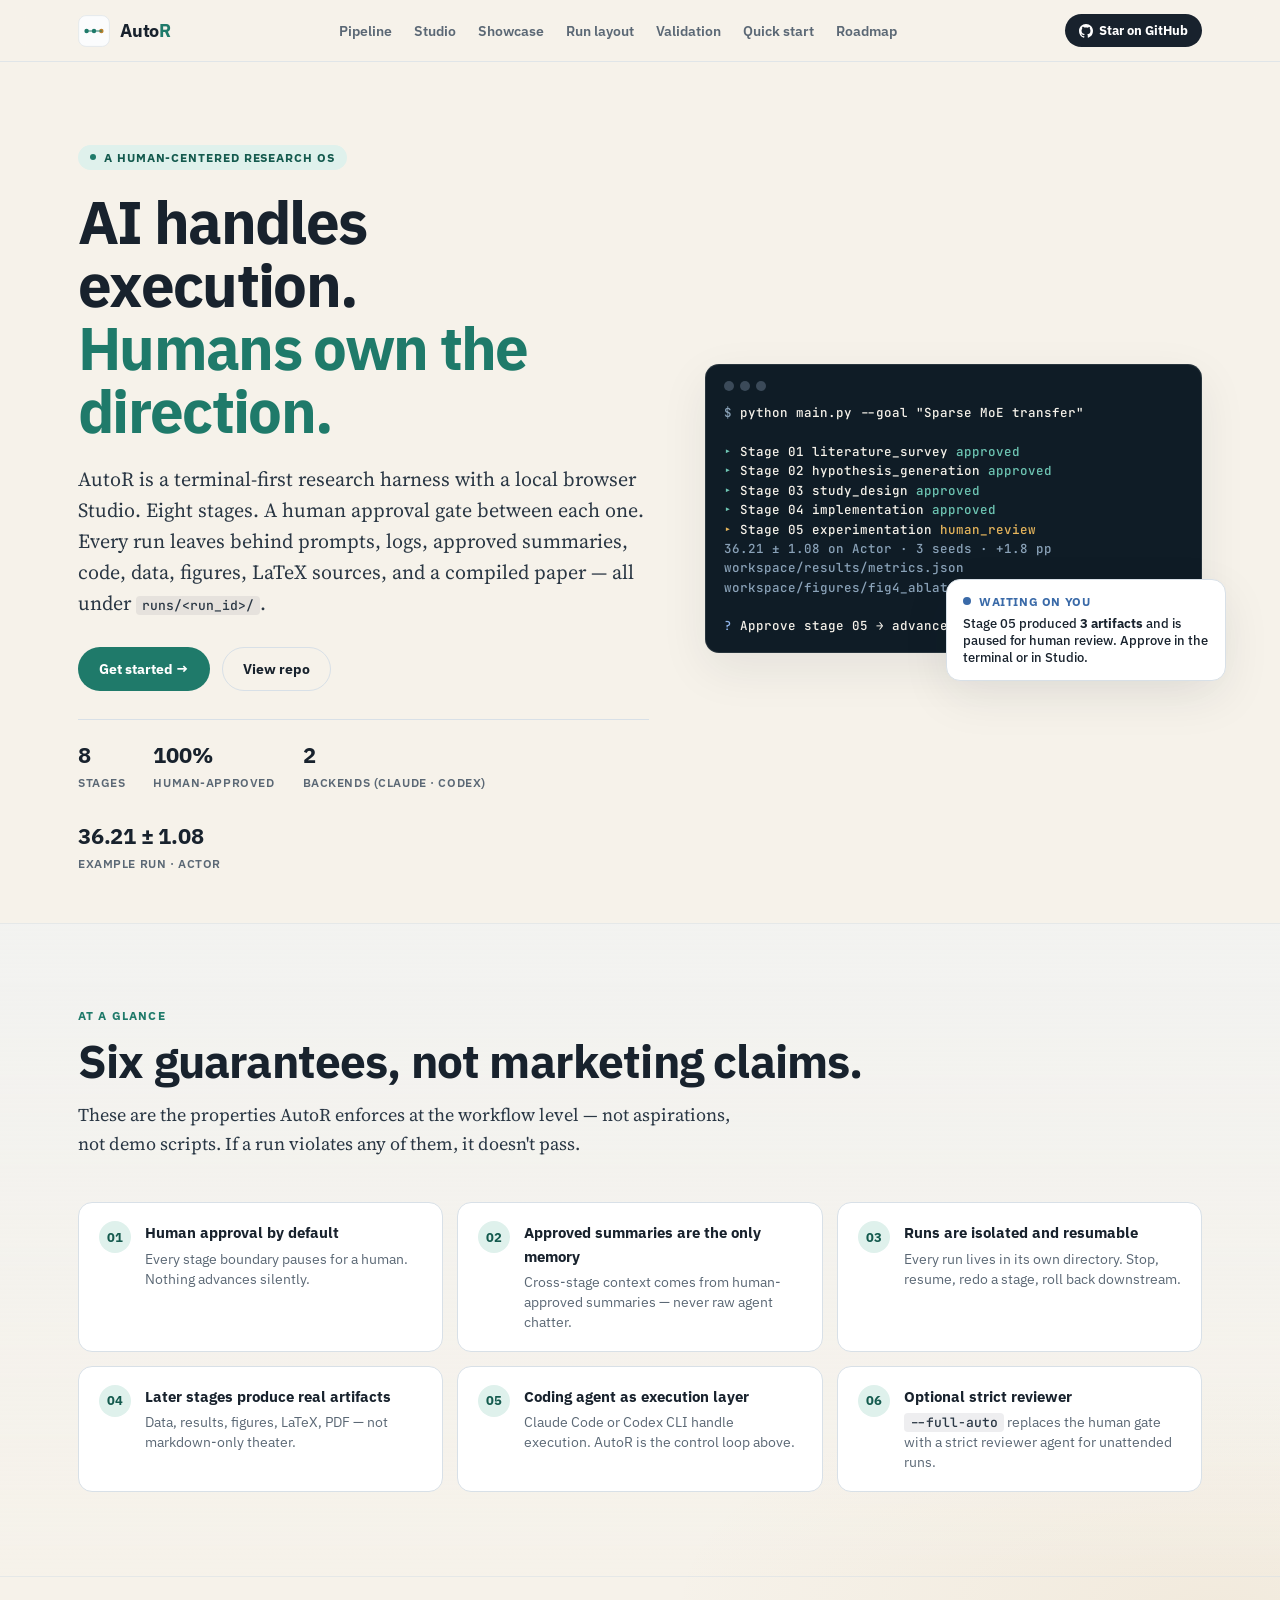
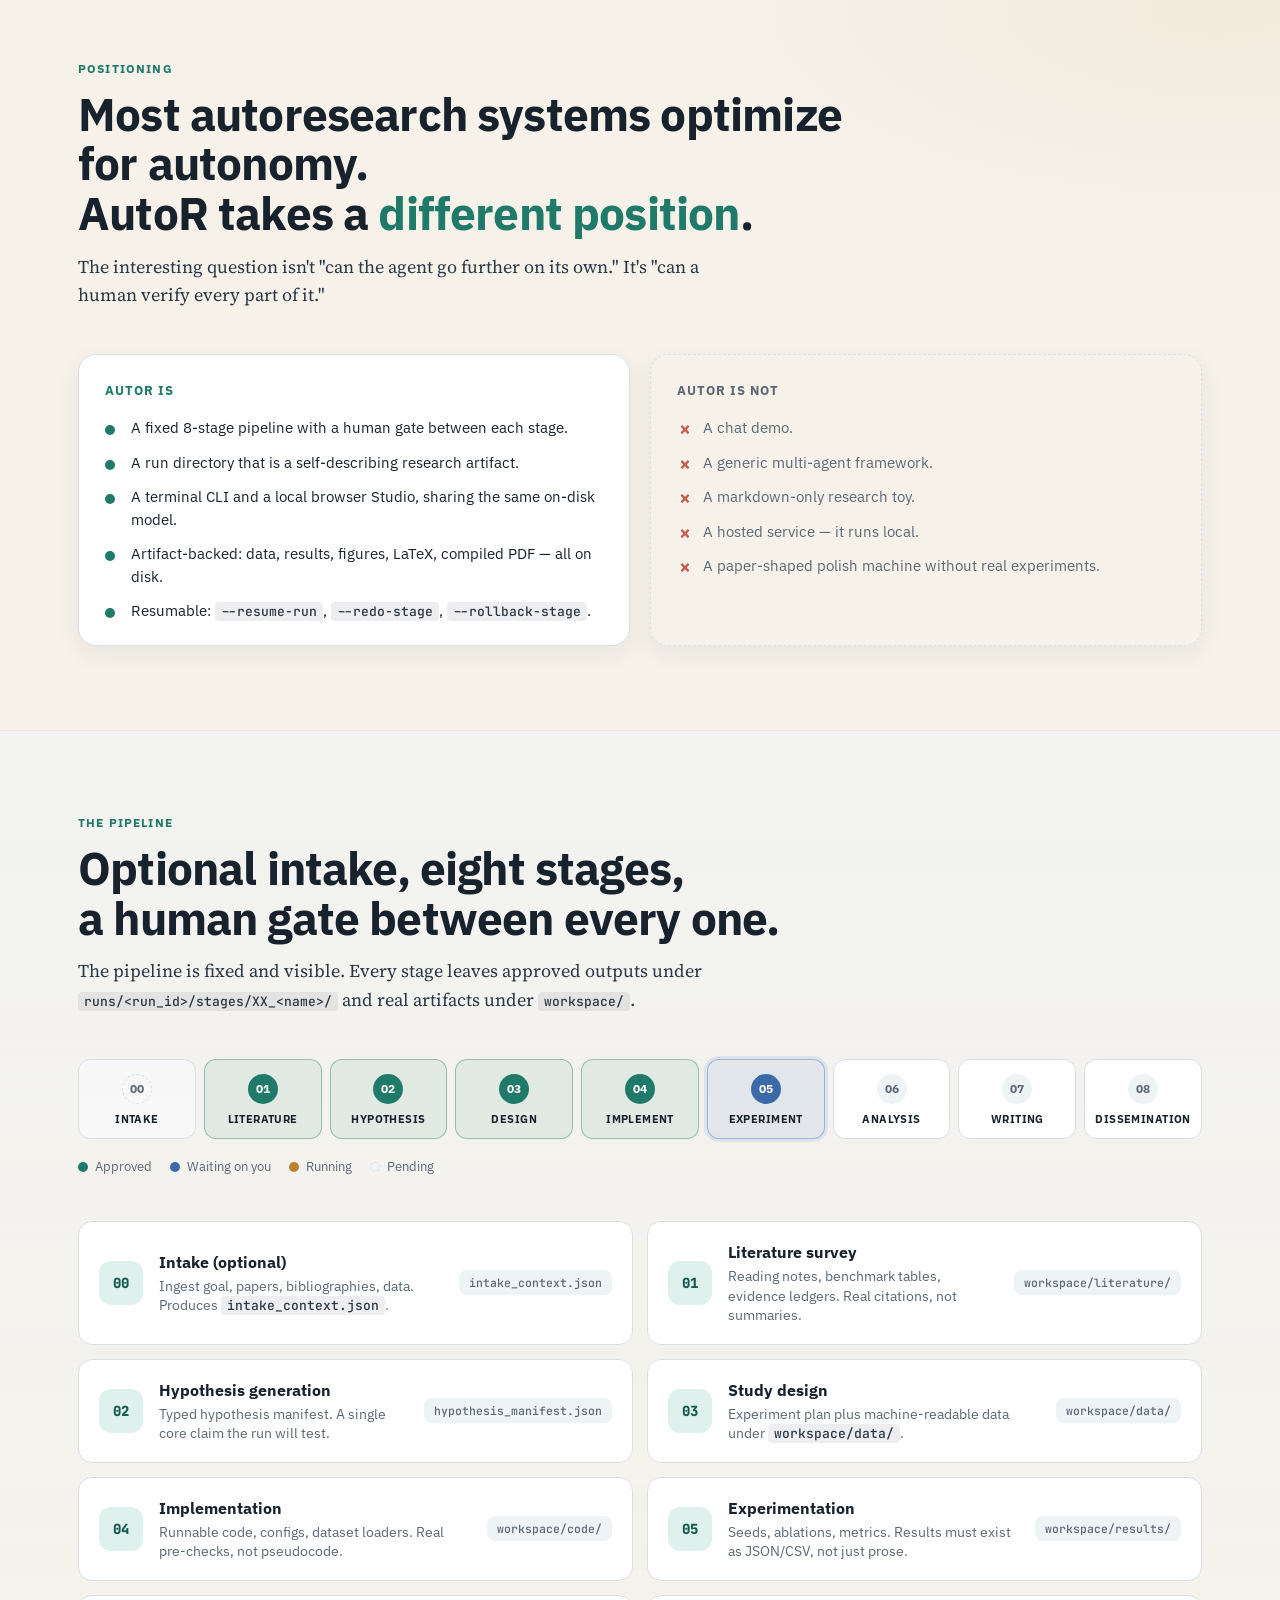
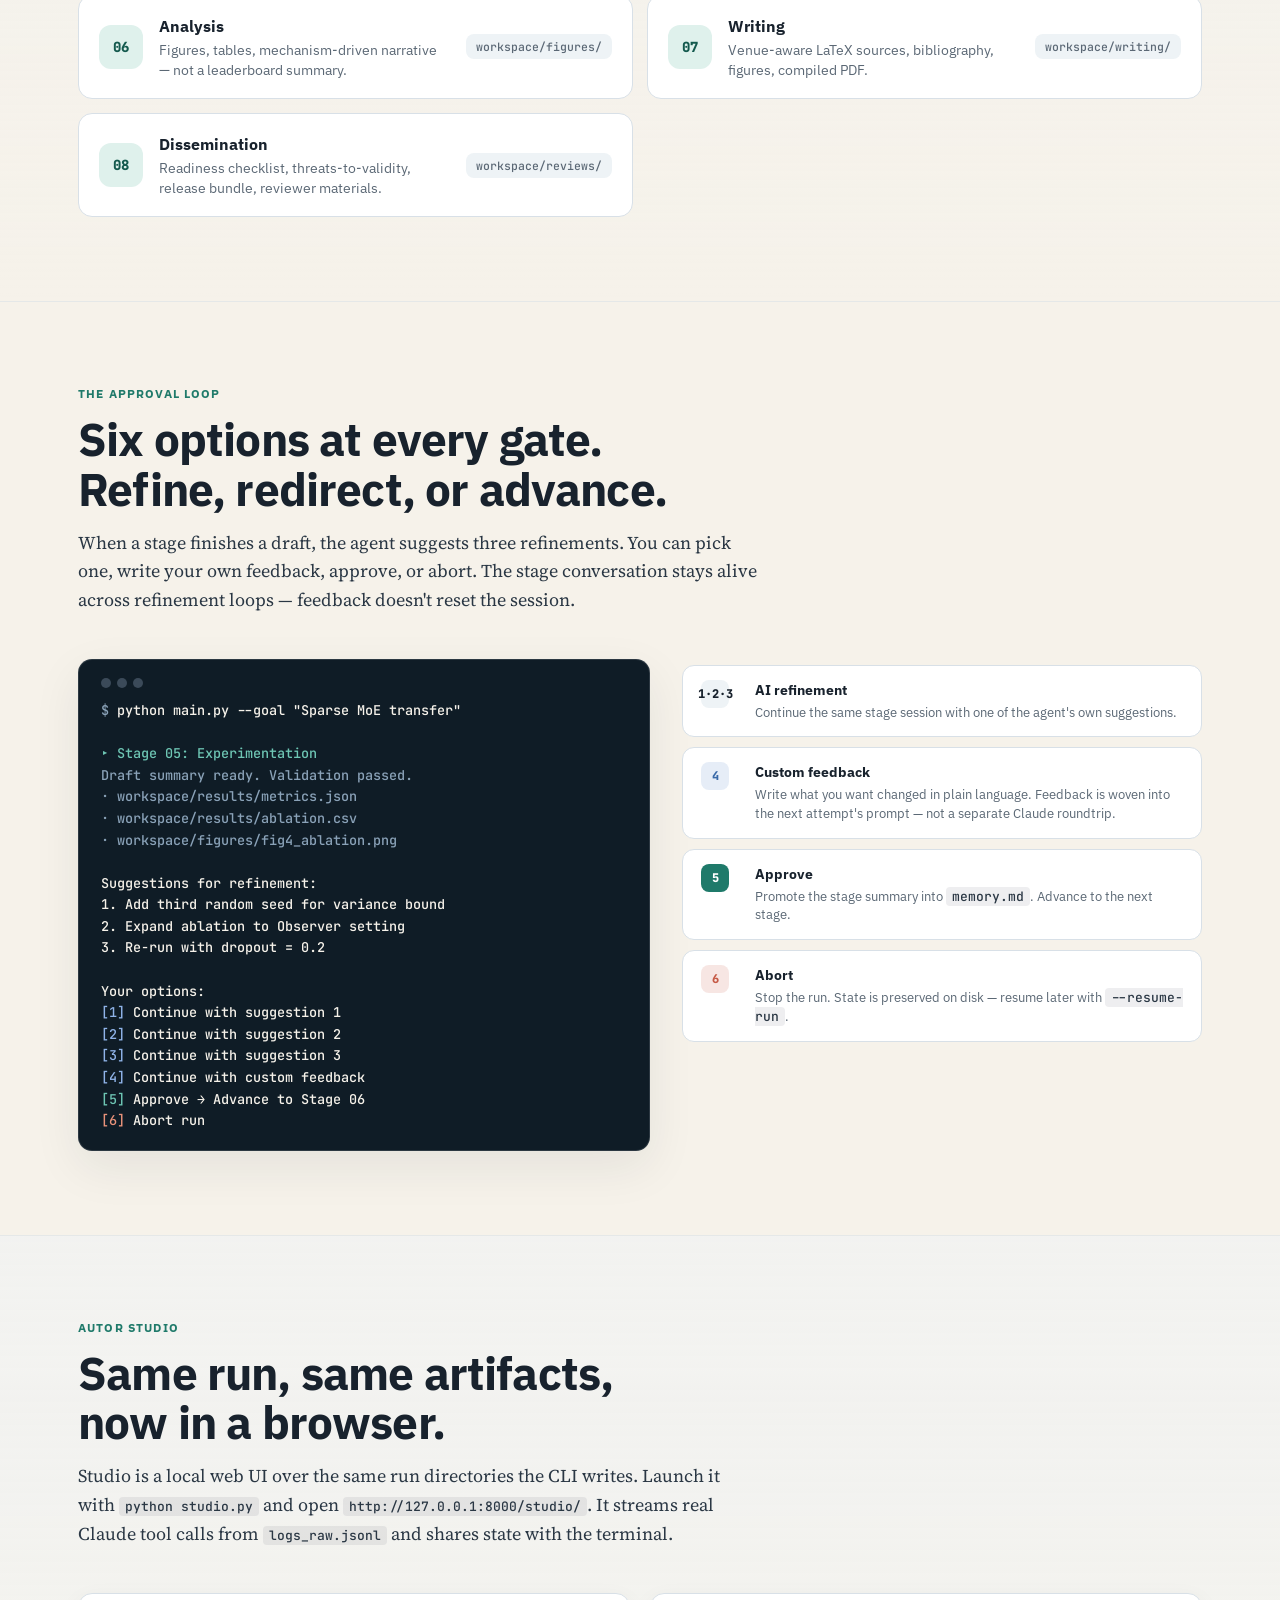
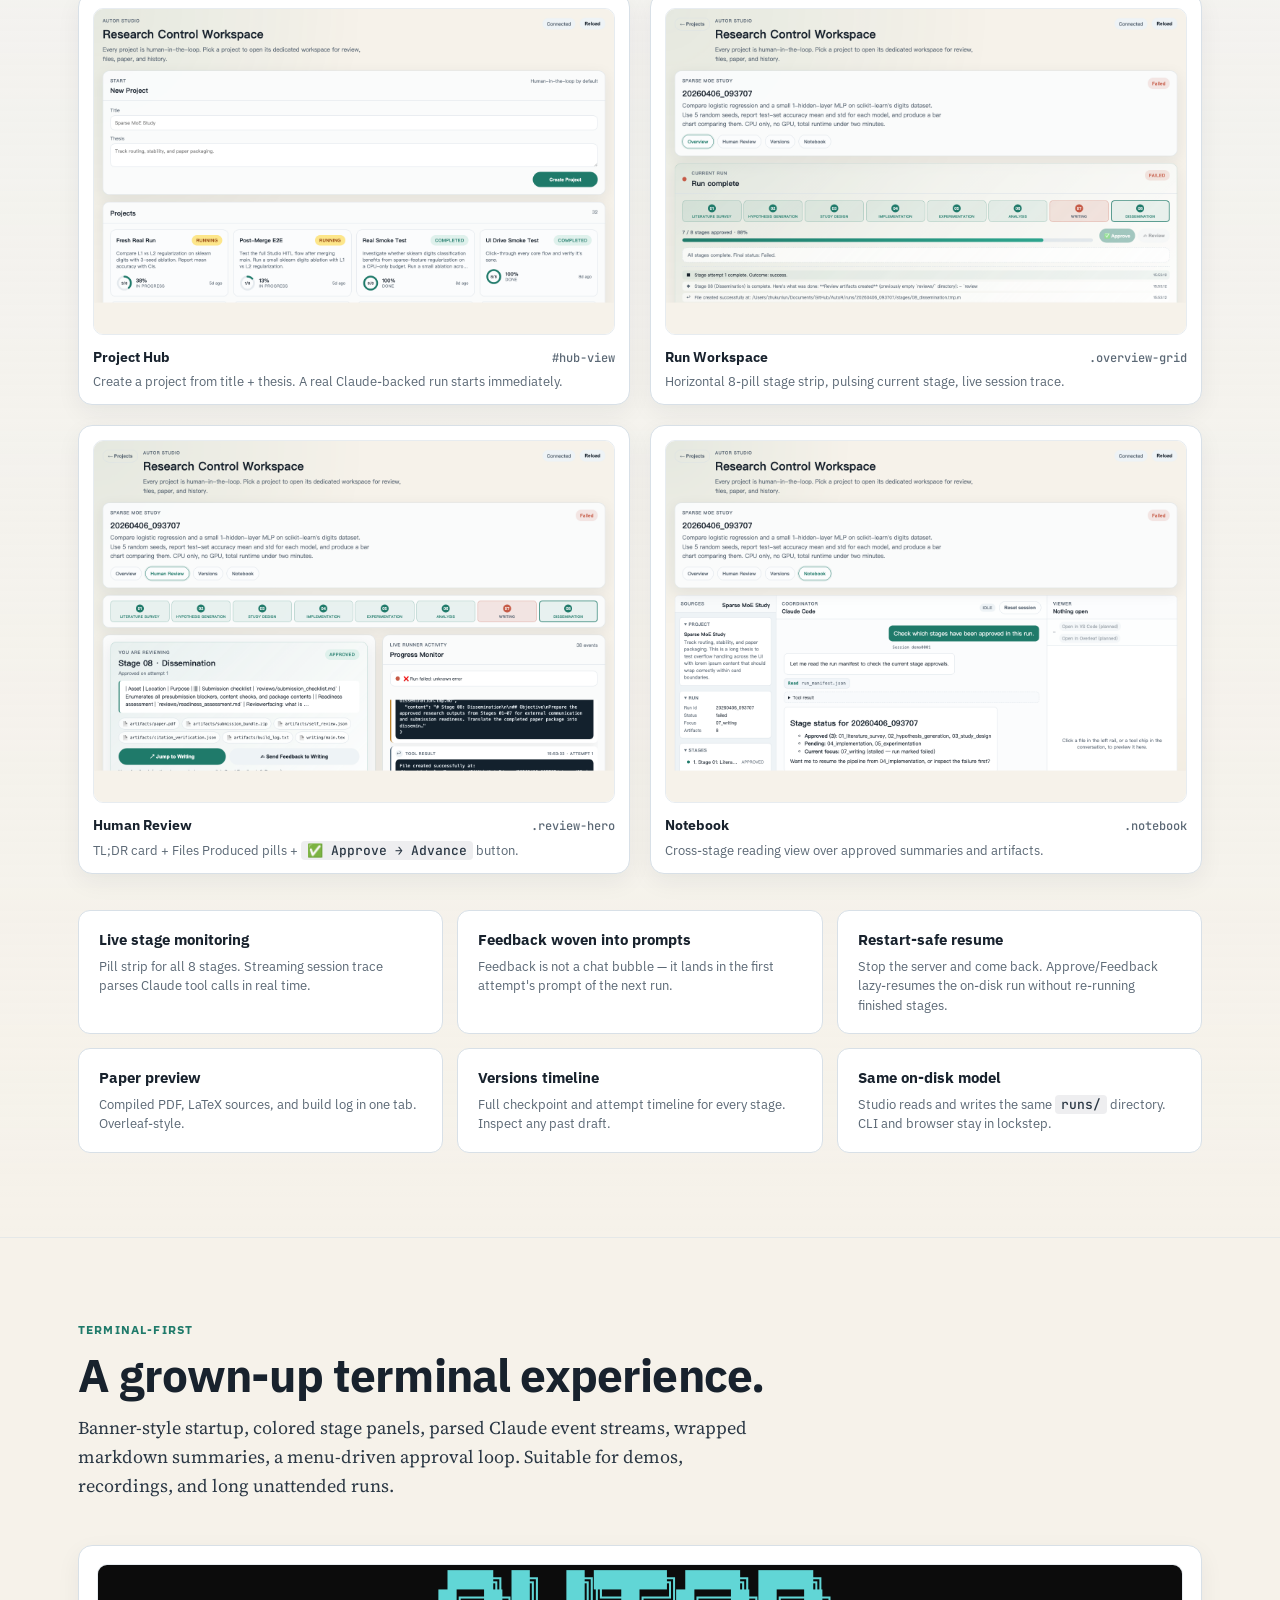
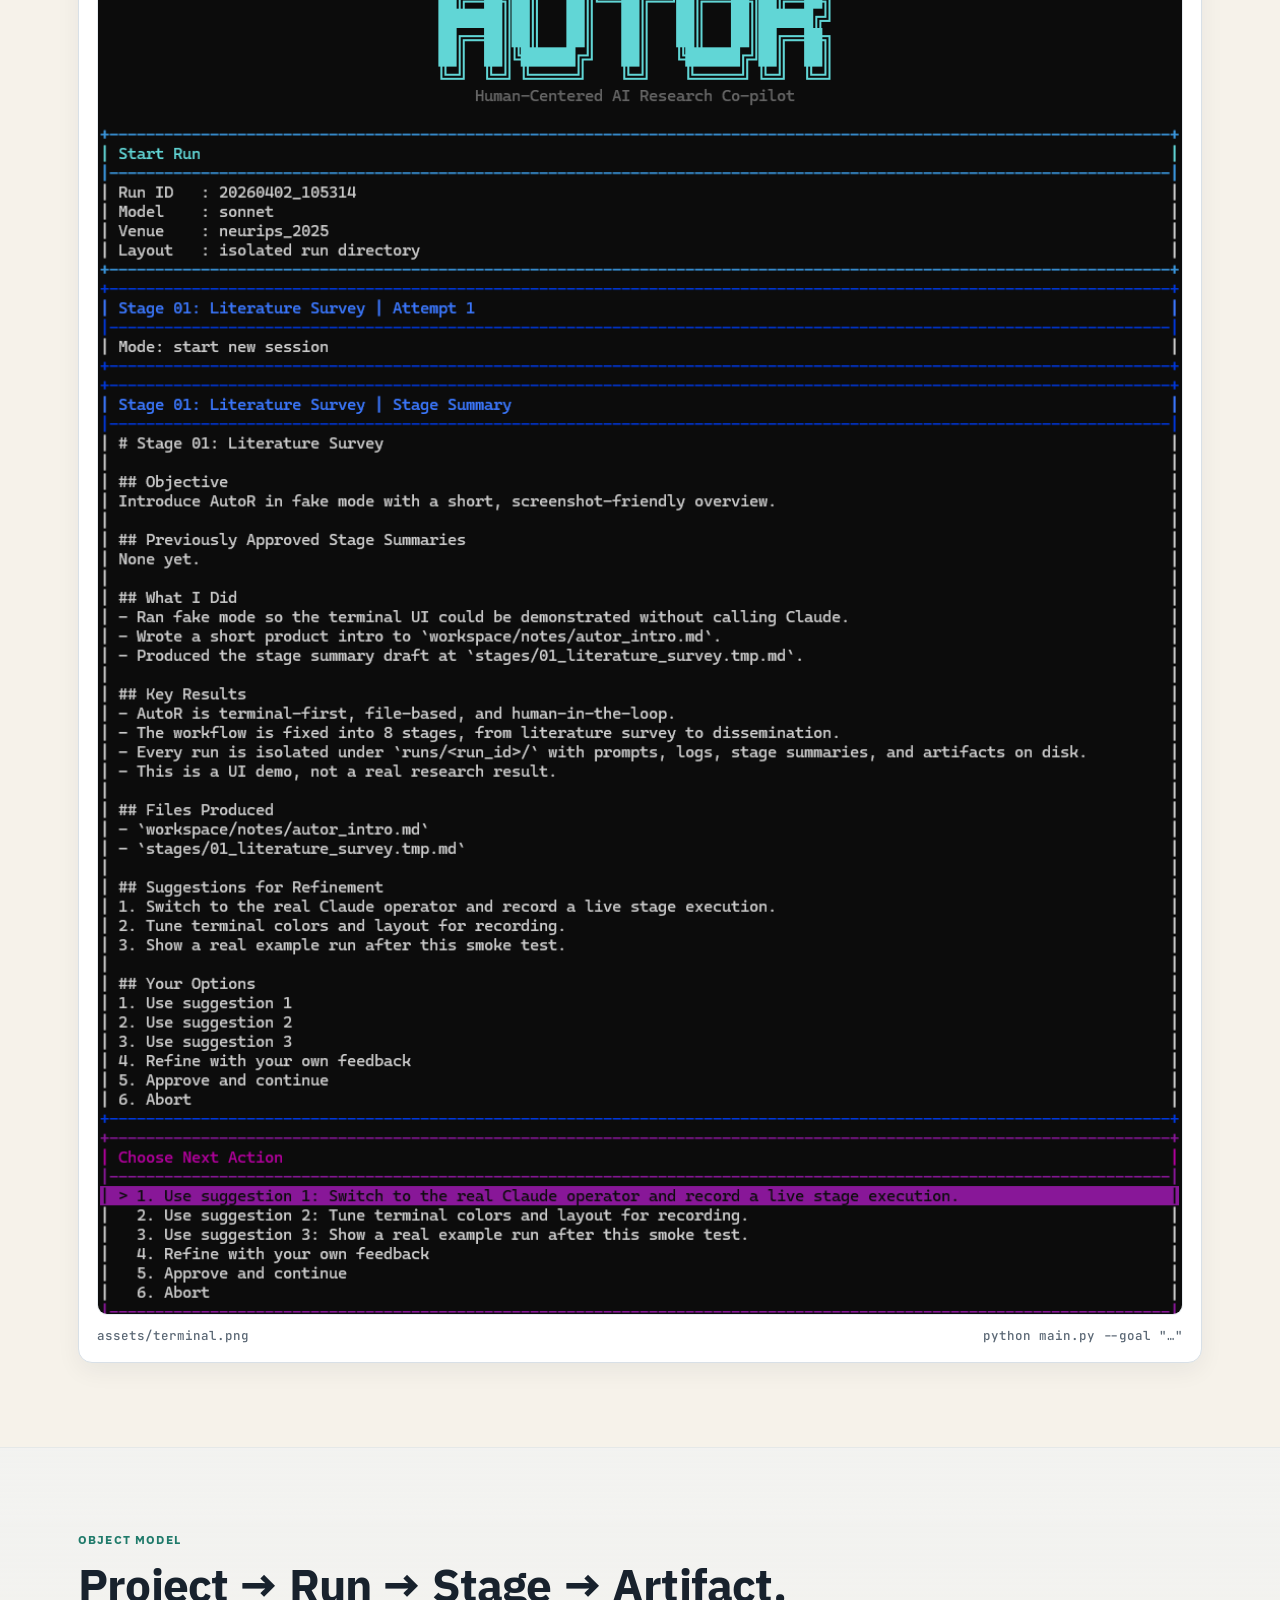
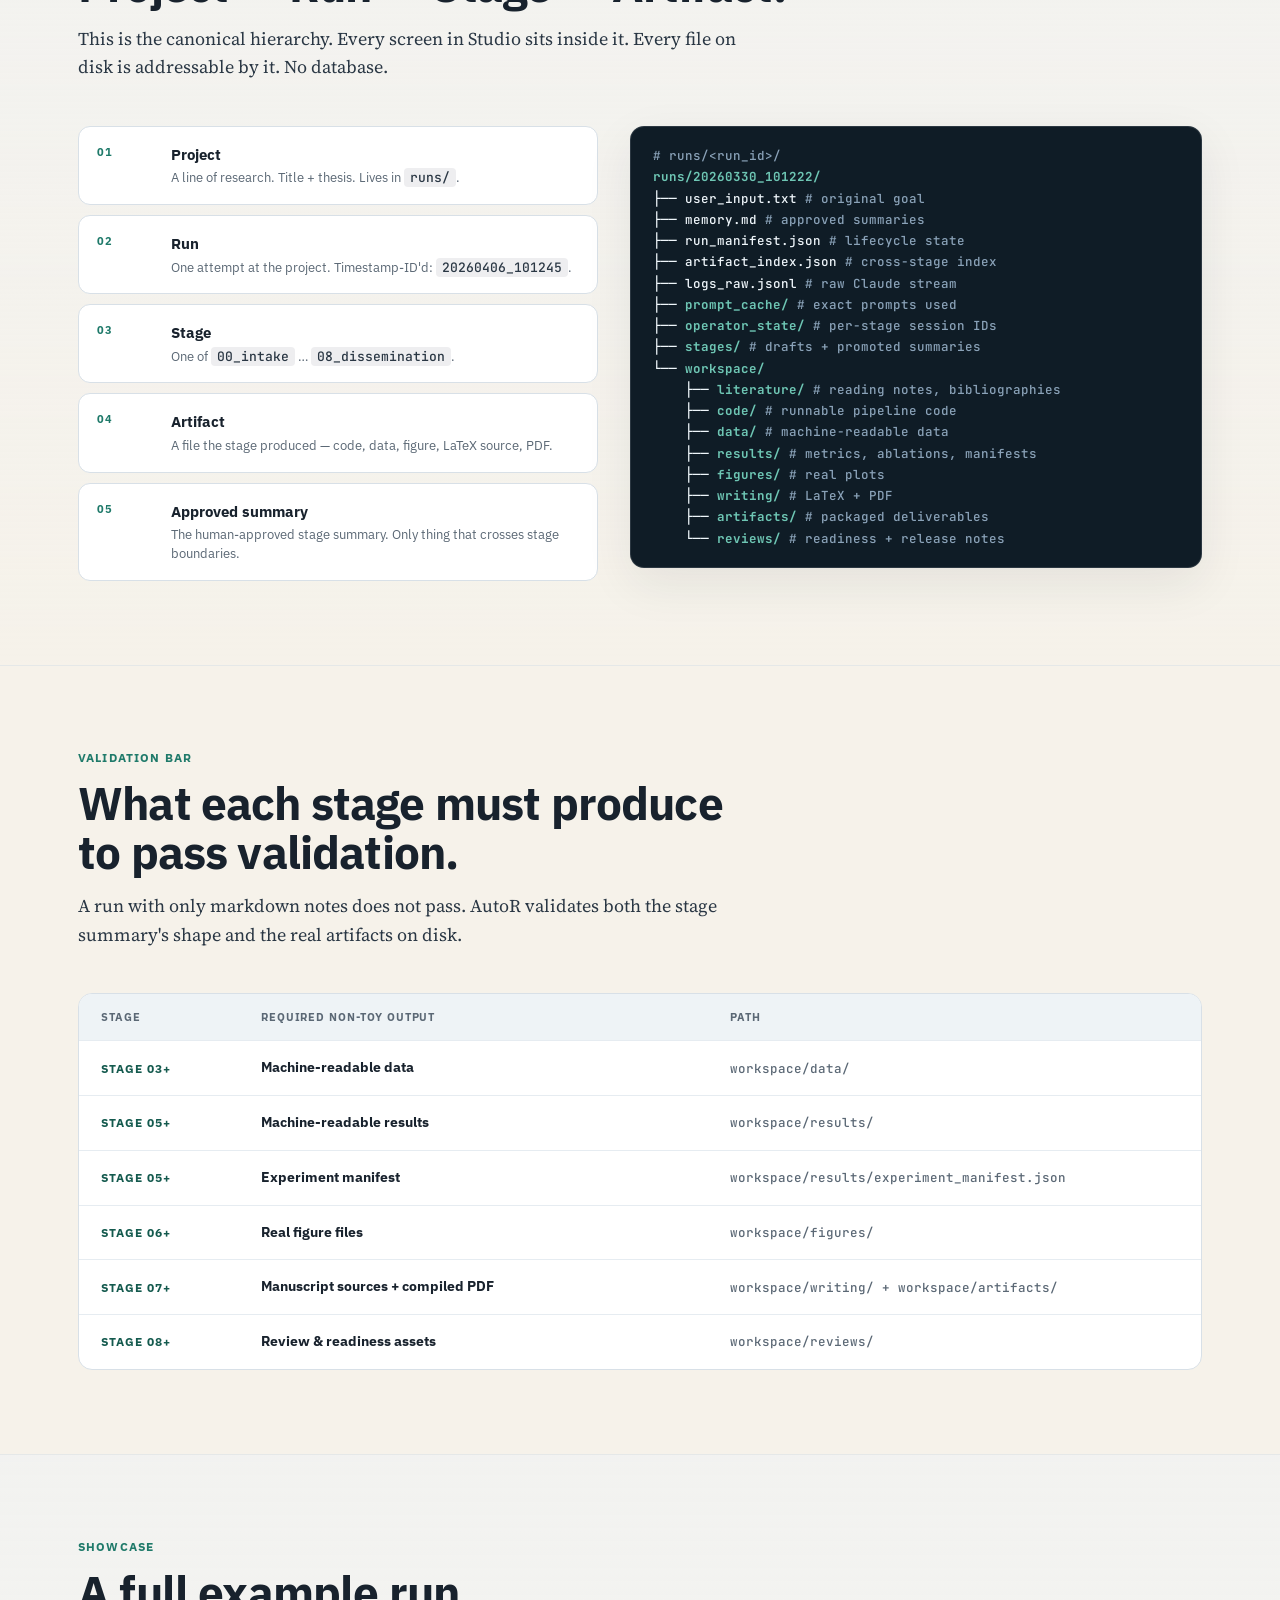
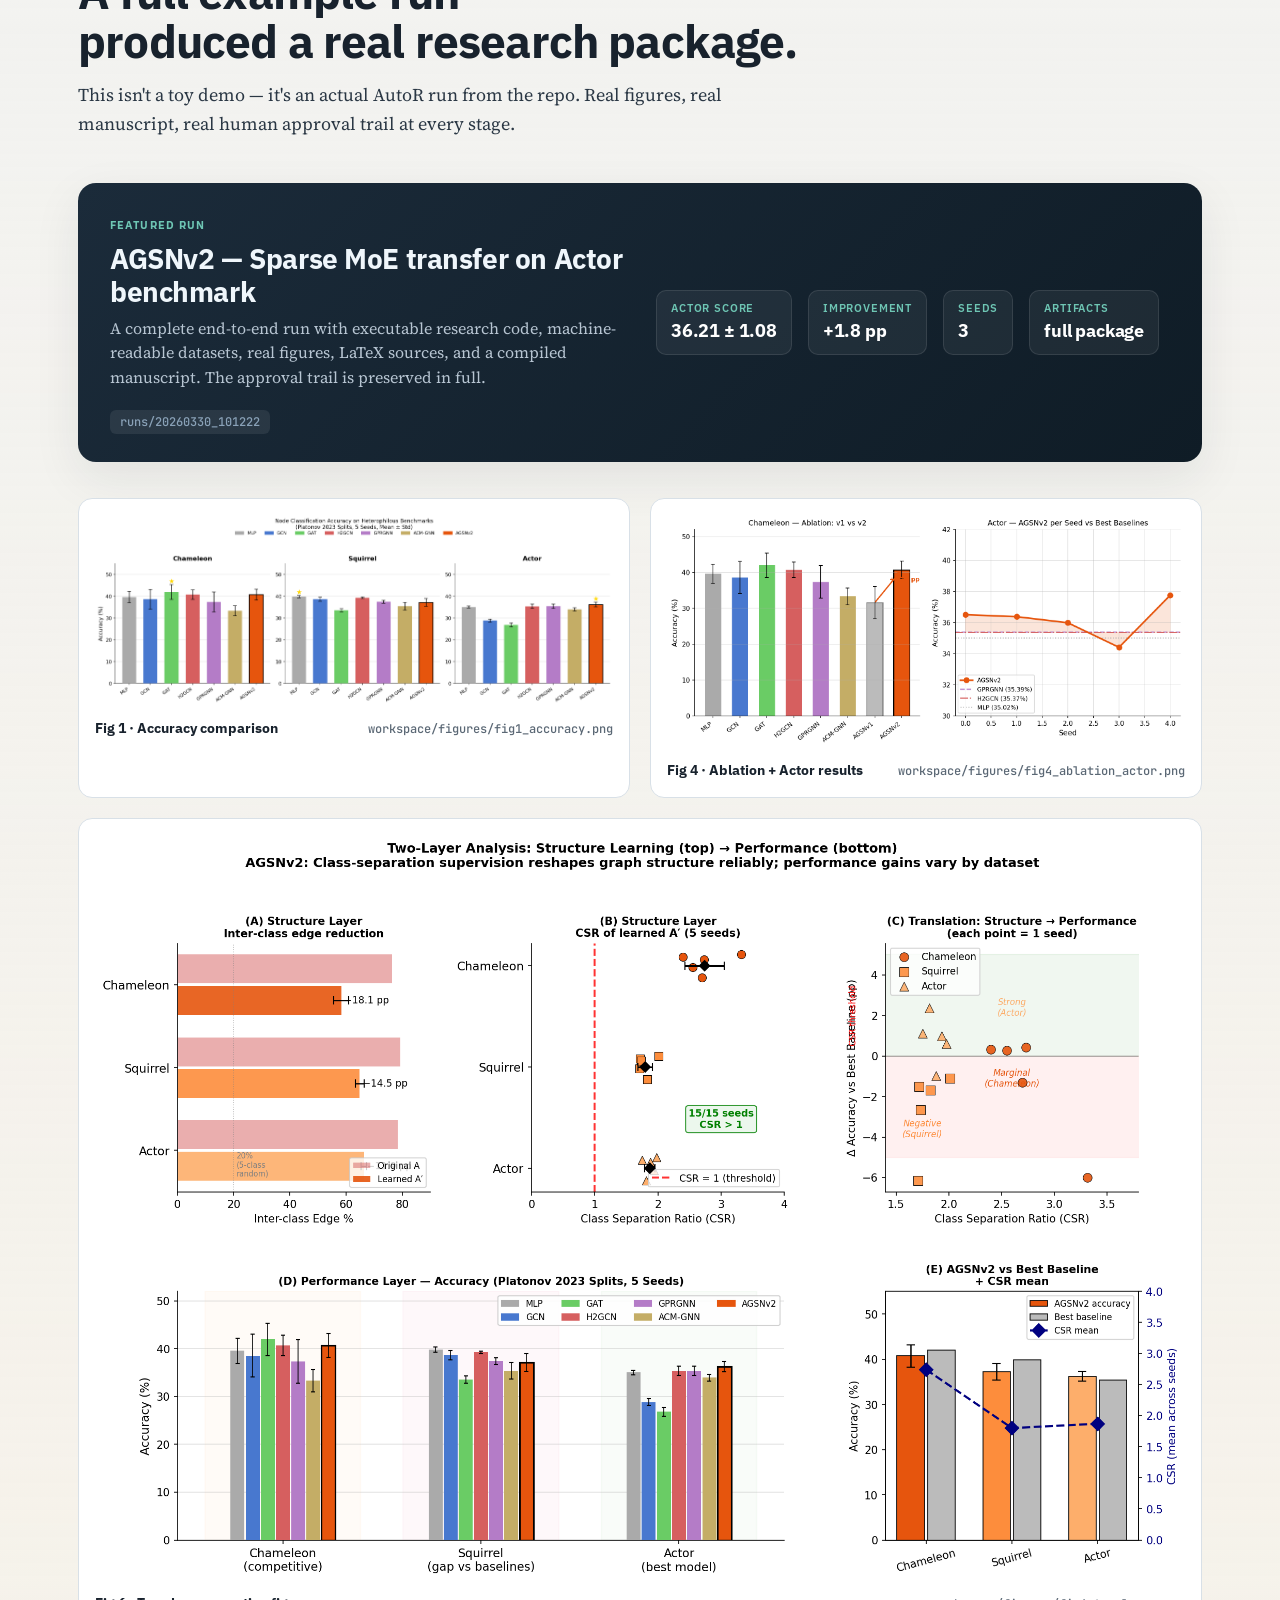
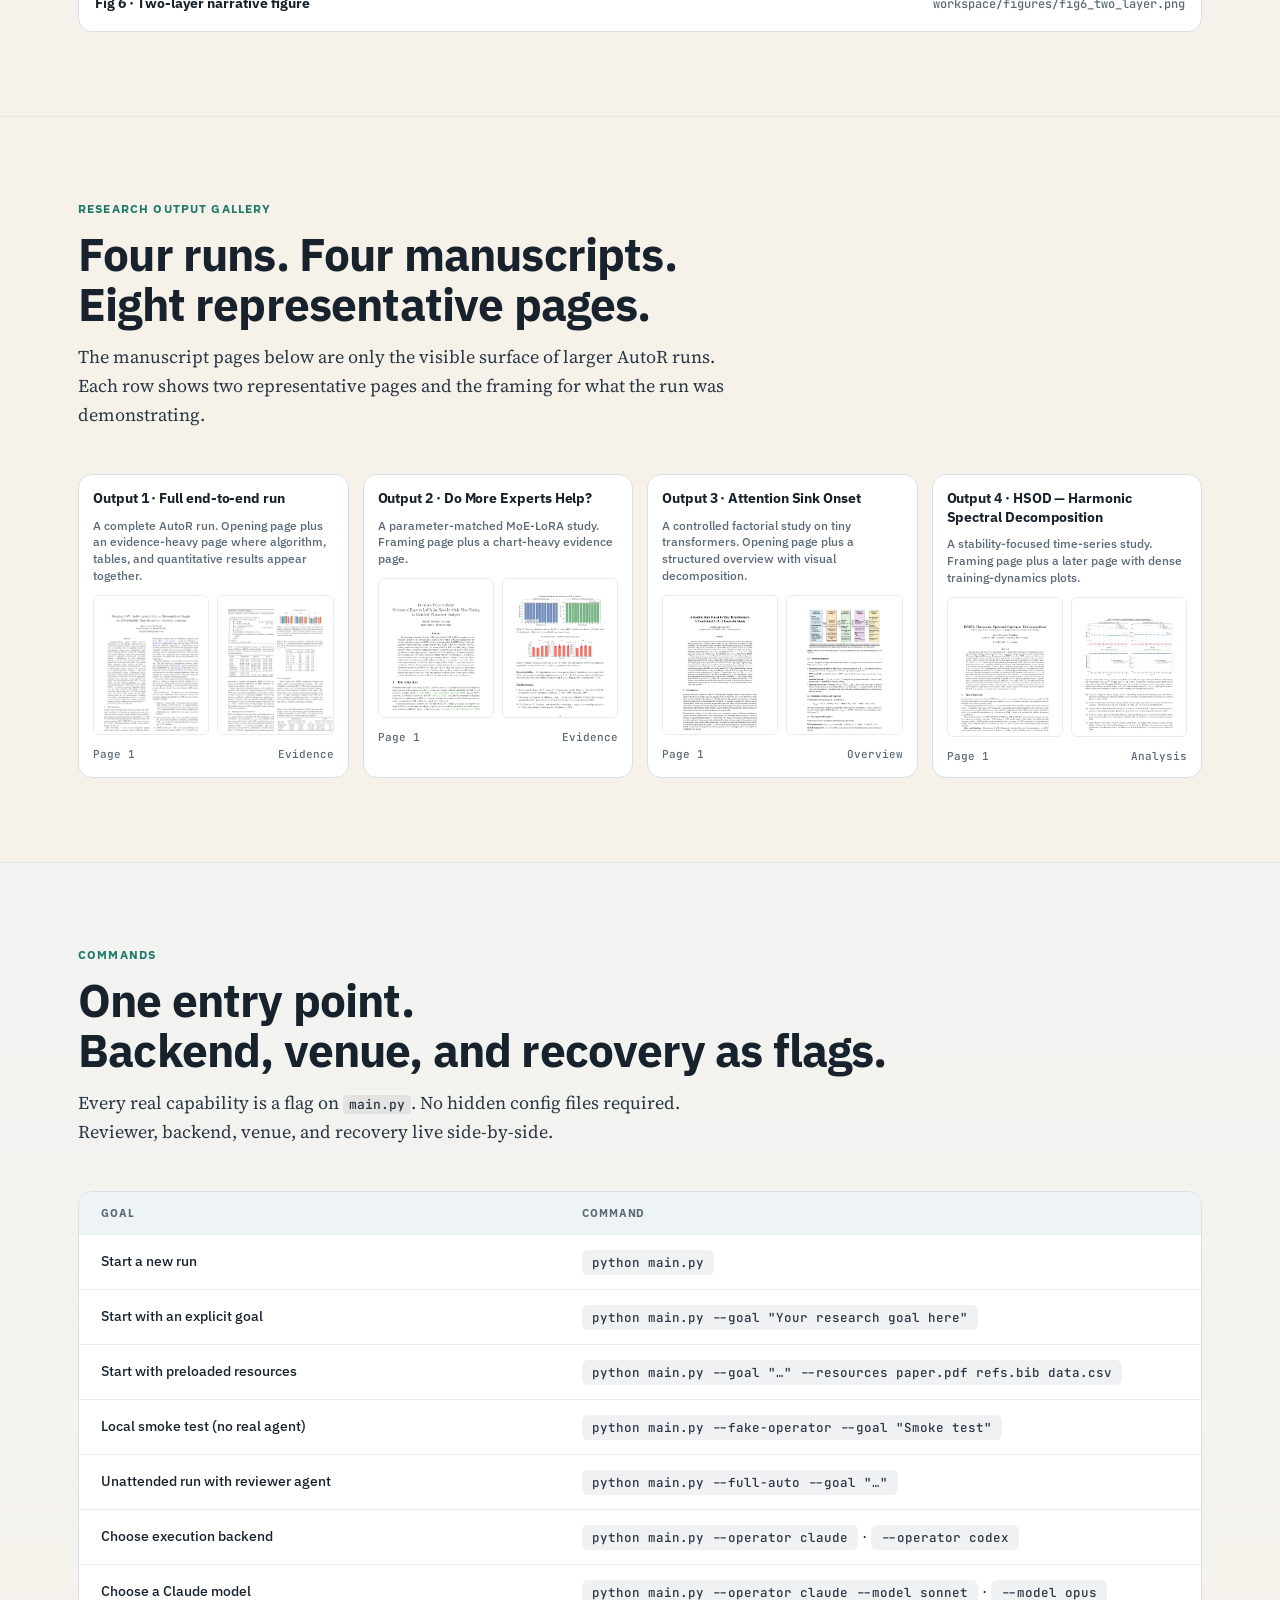
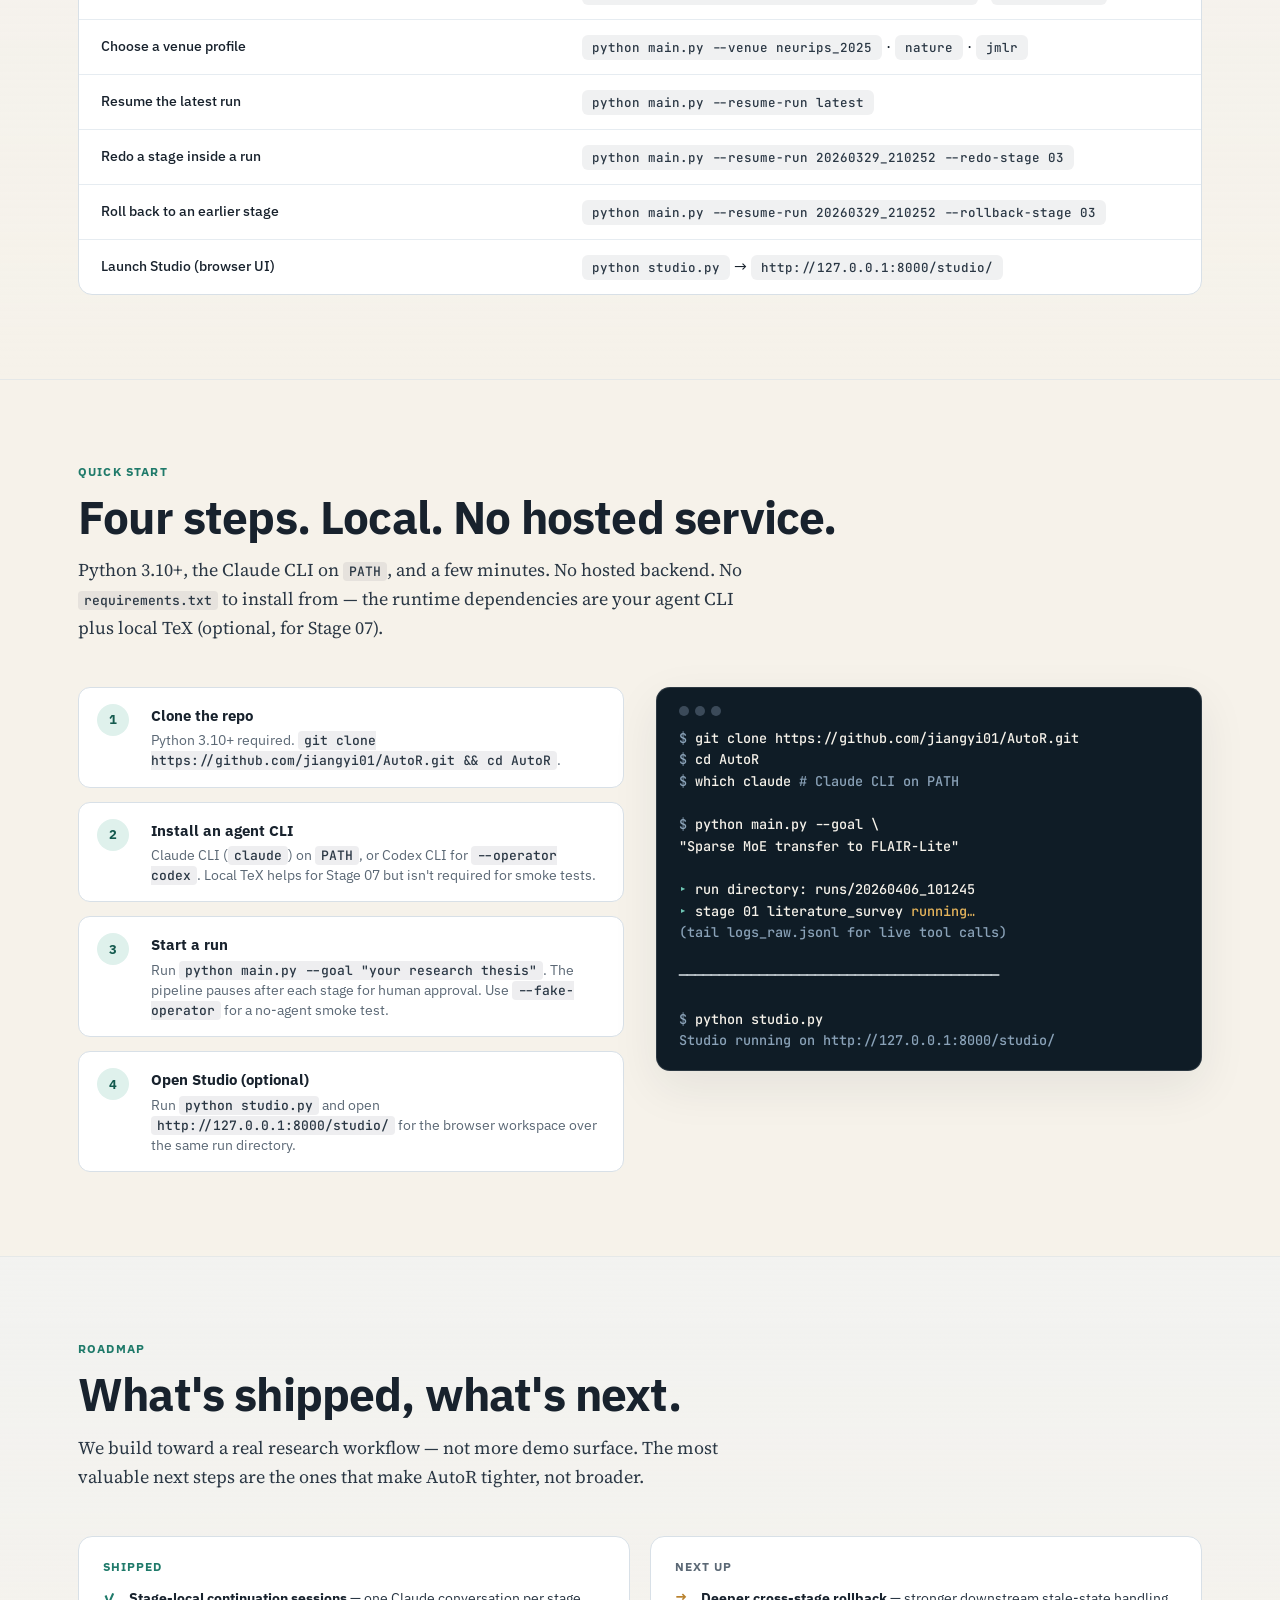
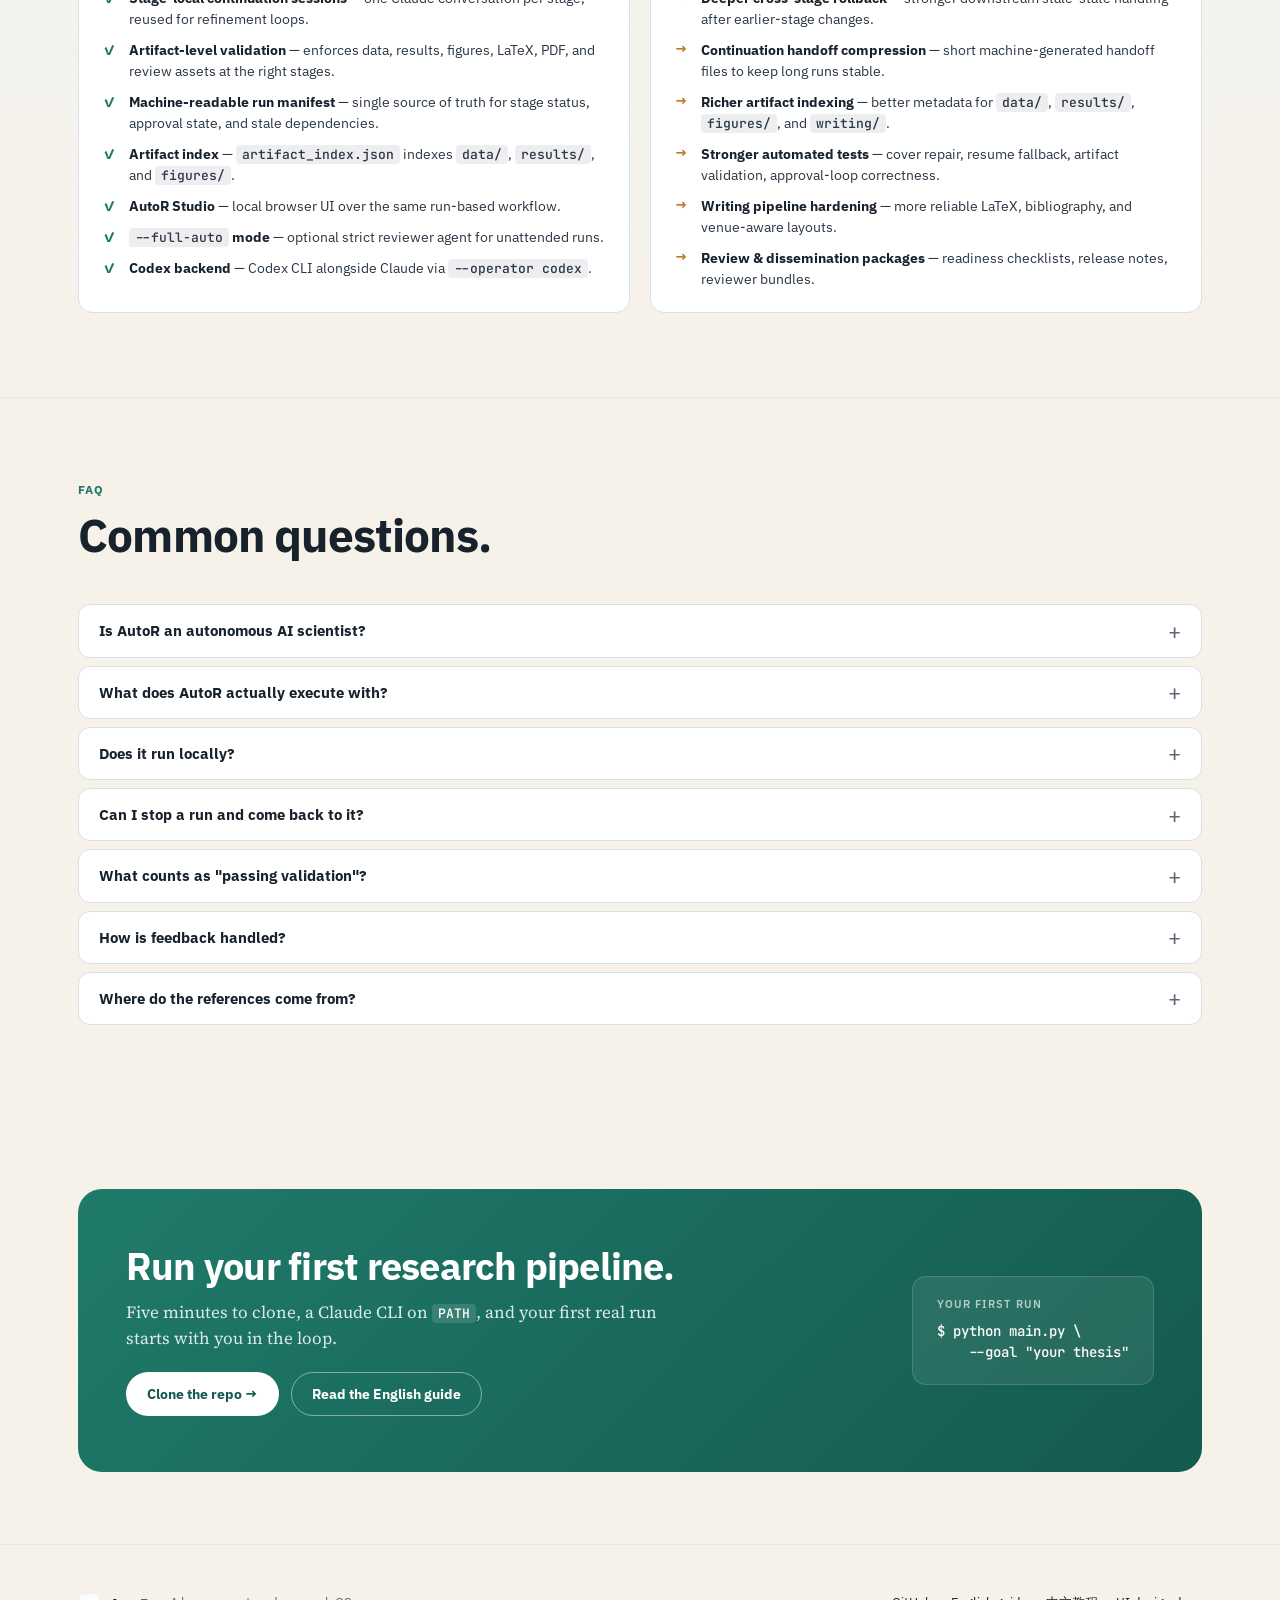
<file: docs/index.html>
<!doctype html>
<html lang="en">
<head>
<meta charset="utf-8">
<meta name="viewport" content="width=device-width, initial-scale=1">
<title>AutoR — A Human-Centered Research OS</title>
<meta name="description" content="AutoR is a terminal-first research harness with a local browser Studio. AI handles execution. Humans own the direction. Every run becomes an inspectable research artifact on disk.">
<link rel="preconnect" href="https://fonts.googleapis.com">
<link rel="preconnect" href="https://fonts.gstatic.com" crossorigin>
<link rel="stylesheet" href="https://fonts.googleapis.com/css2?family=IBM+Plex+Sans:wght@400;500;600;700&family=Source+Serif+4:opsz,wght@8..60,400;8..60,600;8..60,700&family=JetBrains+Mono:wght@400;500;700&display=swap">

<style>
:root {
  --bg:#f6f2ea; --surface:#eef3f6; --card:#fbfcfd; --card-strong:#fff;
  --ink:#18222d; --ink-soft:#2a3744; --muted:#5b6875; --line:#d8e0e7; --line-soft:#e6ecf1;
  --accent:#1f7a6a; --accent-deep:#145a4e; --accent-soft:#dff1ec;
  --brass:#b9822e; --brass-soft:rgba(185,130,46,.14);
  --danger:#c65a46;
  --info:#3a6aa8; --info-soft:rgba(80,130,200,.14);
  --code-bg:#0f1c26; --code-fg:#eff6fb;
  --shadow:0 16px 48px rgba(24,34,45,.08);
  --shadow-soft:0 8px 24px rgba(24,34,45,.06);
  --font-sans:"IBM Plex Sans","Segoe UI",system-ui,sans-serif;
  --font-serif:"Source Serif 4",Georgia,serif;
  --font-mono:"JetBrains Mono",ui-monospace,monospace;
}
* { box-sizing: border-box; }
html, body { margin: 0; }
body {
  background:
    radial-gradient(1200px 520px at 10% -5%, rgba(31,122,106,.08), transparent 55%),
    radial-gradient(1000px 420px at 95% 10%, rgba(185,130,46,.07), transparent 55%),
    var(--bg);
  color: var(--ink);
  font: 400 16px/1.55 var(--font-sans);
  -webkit-font-smoothing: antialiased;
}
a { color: var(--accent); text-decoration: none; }
a:hover { text-decoration: underline; }
code {
  font: 500 13px var(--font-mono);
  background: rgba(15,23,42,.07);
  padding: 1px 6px; border-radius: 4px;
  color: var(--ink-soft);
}
.wrap { max-width: 1180px; margin: 0 auto; padding: 0 28px; }

/* ====== NAV ====== */
.nav {
  position: sticky; top: 0; z-index: 50;
  padding: 14px 0;
  background: rgba(246,242,234,.88);
  backdrop-filter: blur(12px);
  border-bottom: 1px solid rgba(216,224,231,.7);
}
.nav-inner { display: flex; align-items: center; justify-content: space-between; gap: 20px; }
.brand { display: inline-flex; align-items: center; gap: 10px; font: 700 18px var(--font-sans); letter-spacing: -0.01em; color: var(--ink); white-space: nowrap; }
.brand svg { flex: none; }
.brand em { color: var(--accent); font-style: normal; }
.nav-links { display: flex; gap: 22px; font: 600 13.5px var(--font-sans); }
.nav-links a { color: var(--muted); }
.nav-links a:hover { color: var(--accent); text-decoration: none; }
.nav-cta {
  display: inline-flex; align-items: center; gap: 6px;
  padding: 8px 14px; border-radius: 999px;
  background: var(--ink); color: #fff !important;
  font: 700 13px var(--font-sans);
}
.nav-cta:hover { text-decoration: none; filter: brightness(1.15); }
@media (max-width: 860px) { .nav-links { display: none; } }

/* ====== HERO ====== */
.hero { padding: 80px 0 48px; position: relative; }
.hero-grid { display: grid; grid-template-columns: 1.15fr 1fr; gap: 56px; align-items: center; }
@media (max-width: 980px) { .hero-grid { grid-template-columns: 1fr; } }
.eyebrow {
  display: inline-flex; align-items: center; gap: 8px;
  padding: 5px 12px; border-radius: 999px;
  background: var(--accent-soft); color: var(--accent-deep);
  font: 700 11.5px var(--font-sans); letter-spacing: 0.08em; text-transform: uppercase;
  white-space: nowrap;
  margin-bottom: 20px;
}
.eyebrow .dot { width: 6px; height: 6px; border-radius: 999px; background: var(--accent); }
.hero h1 {
  font-size: clamp(40px, 5vw, 60px);
  line-height: 1.05;
  letter-spacing: -0.028em;
  margin: 0 0 22px;
  font-weight: 700;
}
.hero h1 em { font-style: normal; color: var(--accent); }
.hero .lede {
  font-family: var(--font-serif);
  font-size: clamp(18px, 1.7vw, 20px);
  line-height: 1.55;
  color: var(--ink-soft);
  max-width: 580px;
  margin: 0 0 28px;
}
.hero .actions { display: flex; gap: 12px; flex-wrap: wrap; margin-bottom: 28px; }
.btn {
  display: inline-flex; align-items: center; gap: 8px;
  padding: 12px 20px; border-radius: 999px;
  font: 700 14px var(--font-sans); cursor: pointer; border: 1px solid transparent;
  transition: all 120ms ease;
}
.btn-primary { background: var(--accent); color: #fff; }
.btn-primary:hover { filter: brightness(.97); text-decoration: none; }
.btn-ghost { background: transparent; color: var(--ink); border-color: var(--line); }
.btn-ghost:hover { border-color: var(--accent); color: var(--accent); text-decoration: none; }

.hero-meta {
  display: flex; gap: 28px; flex-wrap: wrap;
  padding-top: 20px; border-top: 1px solid var(--line);
}
.hero-meta .stat .v { font: 700 22px var(--font-sans); letter-spacing: -0.01em; color: var(--ink); display:block; }
.hero-meta .stat .k { font: 600 11.5px var(--font-sans); letter-spacing: 0.05em; text-transform: uppercase; color: var(--muted); }

.hero-visual {
  position: relative;
}
.hero-visual .tbar-term {
  background: var(--code-bg); color: var(--code-fg);
  border-radius: 14px; padding: 16px 18px;
  font: 500 12.5px/1.55 var(--font-mono);
  box-shadow: var(--shadow);
  border: 1px solid rgba(216,224,231,.12);
  position: relative;
}
.tbar-dots { display: flex; gap: 6px; margin-bottom: 12px; }
.tbar-dots i { width: 10px; height: 10px; border-radius: 999px; background: #3b4a59; display: block; }
.g { color: #6ec6b4; } .y { color: #e6b55c; } .b { color: #8fb3e8; } .m { color: #8aa2b8; } .w { color: #f6f2ea; } .r { color: #e8927a; }
.prompt::before { content: "$ "; color: #8aa2b8; }

.hero-visual .float-card {
  position: absolute; right: -24px; bottom: -28px;
  background: var(--card-strong); border: 1px solid var(--line);
  border-radius: 14px; padding: 14px 16px;
  box-shadow: var(--shadow);
  font: 500 13px var(--font-sans);
  max-width: 280px;
}
.float-card .hdr { display: flex; align-items: center; gap: 8px; color: var(--info); font-weight: 700; font-size: 12px; letter-spacing: 0.05em; text-transform: uppercase; margin-bottom: 6px; }
.float-card .hdr .ping { width: 8px; height: 8px; border-radius: 999px; background: var(--info); animation: ping 1.6s ease-out infinite; }
@keyframes ping { 0%,100% { opacity: 1; transform: scale(1); } 50% { opacity: .35; transform: scale(1.3); } }
@media (max-width: 980px) { .hero-visual .float-card { position: static; margin-top: 14px; } }

/* ====== SECTIONS ====== */
.section { padding: 84px 0; border-top: 1px solid rgba(216,224,231,.55); }
.section.alt { background: linear-gradient(180deg, rgba(239,243,246,.55), rgba(239,243,246,0)); }
.section-head { max-width: 820px; margin: 0 0 44px; }
.section-eyebrow {
  font: 700 11.5px var(--font-sans); letter-spacing: 0.1em;
  text-transform: uppercase; color: var(--accent);
  margin: 0 0 14px;
}
.section-title {
  font-size: clamp(32px, 3.8vw, 46px);
  line-height: 1.08;
  letter-spacing: -0.018em;
  font-weight: 700;
  margin: 0 0 14px;
}
.section-title em { font-style: normal; color: var(--accent); }
.section-lede {
  font-family: var(--font-serif);
  font-size: 18px; line-height: 1.6;
  max-width: 680px;
  margin: 0;
  color: var(--ink-soft);
}

/* ====== GUARANTEES STRIP ====== */
.guarantees {
  display: grid; grid-template-columns: repeat(3, 1fr); gap: 14px;
  margin-top: 8px;
}
@media (max-width: 900px) { .guarantees { grid-template-columns: 1fr; } }
.gitem {
  padding: 18px 20px; background: var(--card-strong);
  border: 1px solid var(--line); border-radius: 14px;
  display: flex; gap: 14px; align-items: flex-start;
}
.gitem .num {
  flex: none; width: 32px; height: 32px; border-radius: 999px;
  background: var(--accent-soft); color: var(--accent-deep);
  font: 800 13px var(--font-sans);
  display: inline-flex; align-items: center; justify-content: center;
}
.gitem .t { font-weight: 700; font-size: 15px; margin-bottom: 4px; }
.gitem .d { color: var(--muted); font-size: 13.5px; line-height: 1.5; }

/* ====== IS / IS NOT ====== */
.positioning {
  display: grid; grid-template-columns: 1fr 1fr; gap: 20px;
  margin-top: 8px;
}
@media (max-width: 860px) { .positioning { grid-template-columns: 1fr; } }
.pos-card {
  padding: 26px 26px 22px; border-radius: 18px;
  border: 1px solid var(--line);
  background: var(--card-strong);
  box-shadow: var(--shadow-soft);
}
.pos-card.neg { background: transparent; border-style: dashed; color: var(--muted); }
.pos-card h3 { font-size: 13px; margin: 0 0 16px; letter-spacing: 0.08em; text-transform: uppercase; color: var(--muted); font-weight: 700; }
.pos-card.pos h3 { color: var(--accent); }
.pos-card ul { margin: 0; padding: 0; list-style: none; display: flex; flex-direction: column; gap: 12px; }
.pos-card li { padding-left: 26px; position: relative; font-size: 15px; line-height: 1.5; }
.pos-card.pos li::before {
  content: ""; position: absolute; left: 0; top: 8px;
  width: 10px; height: 10px; border-radius: 999px; background: var(--accent);
}
.pos-card.neg li::before {
  content: "×"; position: absolute; left: 2px; top: -2px;
  color: var(--danger); font: 700 20px var(--font-sans);
}

/* ====== PIPELINE ====== */
.pipeline-wrap { margin-top: 16px; }
.pipeline { display: grid; grid-template-columns: repeat(9, 1fr); gap: 8px; margin-bottom: 18px; padding: 0; list-style: none; }
@media (max-width: 900px) { .pipeline { grid-template-columns: repeat(3, 1fr); } }
.pnode {
  padding: 14px 8px 12px;
  background: var(--card-strong); border: 1px solid var(--line);
  border-radius: 12px; text-align: center;
  display: flex; flex-direction: column; gap: 8px; align-items: center;
}
.pnode .num {
  width: 30px; height: 30px; border-radius: 999px;
  background: var(--surface); color: var(--muted);
  font: 800 12px var(--font-sans);
  display: inline-flex; align-items: center; justify-content: center;
}
.pnode .lbl { font: 700 10.5px var(--font-sans); text-transform: uppercase; letter-spacing: 0.04em; color: var(--ink); }
.pnode.intake { background: rgba(251,252,253,.6); }
.pnode.intake .num { background: transparent; border: 1px dashed var(--line); }
.pnode.running { background: rgba(185,130,46,.12); border-color: rgba(185,130,46,.5); box-shadow: 0 0 0 3px rgba(185,130,46,.18); }
.pnode.running .num { background: var(--brass); color: #fff; }
.pnode.approved { background: rgba(31,122,106,.08); border-color: rgba(31,122,106,.4); }
.pnode.approved .num { background: var(--accent); color: #fff; }
.pnode.review { background: rgba(80,130,200,.1); border-color: rgba(80,130,200,.5); box-shadow: 0 0 0 3px rgba(80,130,200,.14); }
.pnode.review .num { background: var(--info); color: #fff; }
.pipeline-legend { display: flex; gap: 18px; flex-wrap: wrap; color: var(--muted); font-size: 13px; }
.pipeline-legend span { display: inline-flex; align-items: center; gap: 7px; }
.pipeline-legend i { width: 10px; height: 10px; border-radius: 999px; display: inline-block; }

/* ====== STAGE DEEP DIVE ====== */
.stage-list {
  margin-top: 44px;
  display: grid; grid-template-columns: repeat(2, 1fr); gap: 14px;
}
@media (max-width: 860px) { .stage-list { grid-template-columns: 1fr; } }
.stage-row {
  padding: 18px 20px; background: var(--card-strong);
  border: 1px solid var(--line); border-radius: 14px;
  display: grid; grid-template-columns: 44px 1fr auto; gap: 16px; align-items: center;
}
.stage-row .sn {
  width: 44px; height: 44px; border-radius: 12px;
  background: var(--accent-soft); color: var(--accent-deep);
  font: 800 14px var(--font-mono);
  display: inline-flex; align-items: center; justify-content: center;
}
.stage-row .sbody .st { font-weight: 700; font-size: 15.5px; margin-bottom: 3px; }
.stage-row .sbody .sd { color: var(--muted); font-size: 13.5px; line-height: 1.45; }
.stage-row .artifact {
  font: 500 11.5px var(--font-mono);
  color: var(--muted);
  background: var(--surface);
  padding: 5px 10px;
  border-radius: 8px;
  white-space: nowrap;
}

/* ====== APPROVAL LOOP ====== */
.loop-split { display: grid; grid-template-columns: 1.1fr 1fr; gap: 32px; align-items: stretch; margin-top: 8px; }
@media (max-width: 960px) { .loop-split { grid-template-columns: 1fr; } }
.terminal {
  background: var(--code-bg); color: var(--code-fg);
  border-radius: 14px; padding: 18px 22px;
  font: 500 13.5px/1.6 var(--font-mono);
  box-shadow: var(--shadow);
  border: 1px solid rgba(216,224,231,.14);
  overflow: auto;
}
.approval-options {
  display: flex; flex-direction: column; gap: 10px;
  padding: 6px 0 0;
}
.aopt {
  display: grid; grid-template-columns: 40px 1fr; gap: 14px; align-items: flex-start;
  padding: 14px 18px; background: var(--card-strong);
  border: 1px solid var(--line); border-radius: 12px;
}
.aopt .k {
  width: 28px; height: 28px; border-radius: 8px;
  font: 800 12px var(--font-mono);
  display: inline-flex; align-items: center; justify-content: center;
  background: var(--surface); color: var(--ink);
}
.aopt.approve .k { background: var(--accent); color: #fff; }
.aopt.abort .k { background: rgba(198,90,70,.15); color: var(--danger); }
.aopt.feedback .k { background: var(--info-soft); color: var(--info); }
.aopt .t { font-weight: 700; font-size: 14px; margin-bottom: 2px; }
.aopt .d { color: var(--muted); font-size: 13px; line-height: 1.45; }

/* ====== STUDIO ====== */
.studio-grid {
  display: grid; grid-template-columns: repeat(2, 1fr); gap: 20px;
  margin-top: 8px;
}
@media (max-width: 860px) { .studio-grid { grid-template-columns: 1fr; } }
.shot {
  background: var(--card-strong);
  border: 1px solid var(--line);
  border-radius: 14px;
  padding: 14px;
  box-shadow: var(--shadow-soft);
  margin: 0;
}
.shot img { display: block; width: 100%; height: auto; border-radius: 10px; border: 1px solid rgba(216,224,231,.6); }
.shot .cap { margin-top: 12px; display: flex; justify-content: space-between; gap: 12px; align-items: baseline; }
.shot .cap strong { font-size: 14px; }
.shot .cap span { color: var(--muted); font: 500 12px var(--font-mono); }
.shot .caption-line { margin-top: 4px; color: var(--muted); font-size: 12.5px; line-height: 1.45; }

.studio-features {
  margin-top: 36px;
  display: grid; grid-template-columns: repeat(3, 1fr); gap: 14px;
}
@media (max-width: 860px) { .studio-features { grid-template-columns: 1fr; } }
.sfeat { padding: 18px 20px; background: var(--card-strong); border: 1px solid var(--line); border-radius: 12px; }
.sfeat .t { font-weight: 700; font-size: 14.5px; margin-bottom: 5px; }
.sfeat .d { color: var(--muted); font-size: 13px; line-height: 1.5; }

/* ====== TERMINAL SHOWCASE ====== */
.terminal-showcase {
  margin-top: 8px;
  background: var(--card-strong);
  border: 1px solid var(--line);
  border-radius: 14px;
  padding: 18px;
  box-shadow: var(--shadow-soft);
}
.terminal-showcase img { display: block; width: 100%; height: auto; border-radius: 10px; border: 1px solid rgba(216,224,231,.6); }
.terminal-showcase .cap { margin-top: 12px; display: flex; justify-content: space-between; gap: 12px; align-items: baseline; color: var(--muted); font: 500 12.5px var(--font-mono); }

/* ====== OBJECT MODEL + RUN DIRECTORY ====== */
.om-split { display: grid; grid-template-columns: 1fr 1.1fr; gap: 32px; align-items: start; margin-top: 12px; }
@media (max-width: 960px) { .om-split { grid-template-columns: 1fr; } }
.om { display: grid; grid-template-columns: 1fr; gap: 10px; }
.om-card {
  padding: 16px 18px; border-radius: 12px;
  background: var(--card-strong); border: 1px solid var(--line);
  display: grid; grid-template-columns: 60px 1fr; gap: 14px; align-items: start;
}
.om-card .k { font: 700 10.5px var(--font-sans); text-transform: uppercase; letter-spacing: 0.08em; color: var(--accent); padding-top: 2px; }
.om-card .v { font-weight: 700; font-size: 15px; margin-bottom: 3px; }
.om-card .d { color: var(--muted); font-size: 13px; line-height: 1.45; }

.run-tree {
  background: var(--code-bg); color: var(--code-fg);
  border-radius: 14px; padding: 18px 22px;
  font: 500 12.5px/1.7 var(--font-mono);
  box-shadow: var(--shadow);
  border: 1px solid rgba(216,224,231,.14);
}
.run-tree .c { color: #8aa2b8; }
.run-tree .d { color: #6ec6b4; font-weight: 700; }
.run-tree .f { color: #eff6fb; }
.run-tree .a { color: #e6b55c; }

/* ====== VALIDATION BAR ====== */
.validation {
  margin-top: 12px;
  background: var(--card-strong); border: 1px solid var(--line); border-radius: 14px;
  overflow: hidden;
}
.validation-row {
  display: grid; grid-template-columns: 140px 1fr 1fr; gap: 20px; align-items: center;
  padding: 16px 22px;
  border-bottom: 1px solid var(--line-soft);
}
.validation-row:last-child { border-bottom: none; }
.validation-row .vh {
  font: 800 12px var(--font-sans); letter-spacing: 0.08em; text-transform: uppercase;
  color: var(--accent-deep);
}
.validation-row .vt { font-weight: 700; font-size: 14px; }
.validation-row .va { font: 500 12.5px var(--font-mono); color: var(--muted); }
.validation-row.head {
  background: var(--surface);
  font: 700 11px var(--font-sans); letter-spacing: 0.08em; text-transform: uppercase; color: var(--muted);
}
.validation-row.head > div { font: inherit; color: inherit; }
@media (max-width: 760px) {
  .validation-row { grid-template-columns: 1fr; gap: 6px; padding: 14px 18px; }
  .validation-row.head { display: none; }
}

/* ====== EXAMPLE RUN BANNER ====== */
.banner-run {
  margin-top: 12px;
  padding: 28px 32px;
  background: linear-gradient(135deg, #1b2b3a, #0f1c26);
  color: #eff6fb;
  border-radius: 18px;
  box-shadow: var(--shadow);
  display: grid; grid-template-columns: 1fr 1fr; gap: 32px; align-items: center;
}
@media (max-width: 900px) { .banner-run { grid-template-columns: 1fr; } }
.banner-run .lbl { font: 700 11px var(--font-sans); letter-spacing: 0.1em; text-transform: uppercase; color: #6ec6b4; }
.banner-run h3 { font-size: 28px; letter-spacing: -0.015em; margin: 8px 0 8px; font-weight: 700; line-height: 1.15; }
.banner-run p { color: #b7c5d2; font-family: var(--font-serif); font-size: 16px; line-height: 1.55; margin: 0 0 18px; }
.banner-run .kpis { display: flex; flex-wrap: wrap; gap: 16px; }
.banner-run .kpi { padding: 10px 14px; background: rgba(255,255,255,.06); border: 1px solid rgba(255,255,255,.1); border-radius: 10px; }
.banner-run .kpi .k { display: block; font: 600 10.5px var(--font-sans); letter-spacing: 0.08em; text-transform: uppercase; color: #6ec6b4; margin-bottom: 4px; }
.banner-run .kpi .v { font: 700 18px var(--font-sans); letter-spacing: -0.01em; color: #fff; }
.banner-run .run-id {
  font: 500 12px var(--font-mono); color: #8aa2b8;
  padding: 4px 10px; background: rgba(255,255,255,.08); border-radius: 6px; display: inline-block;
}

/* ====== FIGURES GRID ====== */
.figs {
  margin-top: 36px;
  display: grid; grid-template-columns: 1fr 1fr; gap: 20px;
}
@media (max-width: 860px) { .figs { grid-template-columns: 1fr; } }
.fig {
  background: var(--card-strong); border: 1px solid var(--line); border-radius: 14px;
  padding: 16px; margin: 0;
}
.fig img { display: block; width: 100%; height: auto; border-radius: 10px; background: #fff; }
.fig figcaption { margin-top: 12px; display: flex; justify-content: space-between; gap: 10px; align-items: baseline; }
.fig figcaption strong { font-size: 14px; }
.fig figcaption span { font: 500 12px var(--font-mono); color: var(--muted); }
.fig.wide { grid-column: span 2; }
@media (max-width: 860px) { .fig.wide { grid-column: auto; } }

/* ====== GALLERY ====== */
.gallery {
  margin-top: 12px;
  display: grid; grid-template-columns: repeat(4, 1fr); gap: 14px;
}
@media (max-width: 960px) { .gallery { grid-template-columns: repeat(2, 1fr); } }
.gcard {
  background: var(--card-strong); border: 1px solid var(--line); border-radius: 14px;
  padding: 14px; display: flex; flex-direction: column; gap: 10px;
}
.gcard .gtitle { font-weight: 700; font-size: 14px; line-height: 1.35; letter-spacing: -0.005em; }
.gcard .gsub { color: var(--muted); font: 500 12px var(--font-sans); line-height: 1.4; }
.gcard .gpages { display: grid; grid-template-columns: 1fr 1fr; gap: 8px; }
.gcard .gpages img { width: 100%; height: 140px; object-fit: cover; object-position: top; border-radius: 6px; border: 1px solid var(--line-soft); background: #fff; }
.gcard .glabel { display: flex; justify-content: space-between; font: 500 11px var(--font-mono); color: var(--muted); margin-top: 2px; }

/* ====== COMMANDS TABLE ====== */
.cmd-table {
  margin-top: 12px;
  background: var(--card-strong); border: 1px solid var(--line); border-radius: 14px;
  overflow: hidden;
}
.cmd-row {
  display: grid; grid-template-columns: 1fr 1.3fr; gap: 22px;
  padding: 14px 22px;
  border-bottom: 1px solid var(--line-soft);
  align-items: center;
}
.cmd-row:last-child { border-bottom: none; }
.cmd-row.head {
  background: var(--surface);
  font: 700 11px var(--font-sans); letter-spacing: 0.08em; text-transform: uppercase; color: var(--muted);
}
.cmd-row .goal { font-size: 14px; color: var(--ink); font-weight: 500; }
.cmd-row code {
  font: 500 12.5px var(--font-mono);
  background: rgba(15,23,42,.06);
  padding: 4px 10px; border-radius: 6px;
  color: var(--ink-soft);
  display: inline-block;
  word-break: break-word;
}
@media (max-width: 760px) {
  .cmd-row { grid-template-columns: 1fr; gap: 4px; }
  .cmd-row.head { display: none; }
}

/* ====== QUICKSTART STEPS ====== */
.qs-grid { display: grid; grid-template-columns: 1fr 1fr; gap: 32px; align-items: start; margin-top: 8px; }
@media (max-width: 960px) { .qs-grid { grid-template-columns: 1fr; } }
.qs-steps { display: flex; flex-direction: column; gap: 14px; }
.qstep {
  display: grid; grid-template-columns: 40px 1fr; gap: 14px; align-items: start;
  padding: 16px 18px; background: var(--card-strong); border: 1px solid var(--line); border-radius: 12px;
}
.qstep .n {
  width: 32px; height: 32px; border-radius: 999px;
  background: var(--accent-soft); color: var(--accent-deep);
  font: 800 13px var(--font-sans);
  display: inline-flex; align-items: center; justify-content: center;
}
.qstep .t { font-weight: 700; font-size: 15px; margin-bottom: 3px; }
.qstep .d { color: var(--muted); font-size: 13.5px; line-height: 1.5; }

/* ====== ROADMAP ====== */
.roadmap {
  margin-top: 12px;
  display: grid; grid-template-columns: 1fr 1fr; gap: 20px;
}
@media (max-width: 860px) { .roadmap { grid-template-columns: 1fr; } }
.rcol { padding: 22px 24px; background: var(--card-strong); border: 1px solid var(--line); border-radius: 14px; }
.rcol h4 { margin: 0 0 14px; font: 700 12px var(--font-sans); letter-spacing: 0.08em; text-transform: uppercase; color: var(--muted); }
.rcol.done h4 { color: var(--accent); }
.rcol ul { margin: 0; padding: 0; list-style: none; display: flex; flex-direction: column; gap: 10px; }
.rcol li { padding-left: 26px; position: relative; font-size: 14px; line-height: 1.5; color: var(--ink-soft); }
.rcol.done li::before {
  content: "✓"; position: absolute; left: 0; top: 0; color: var(--accent); font-weight: 800;
}
.rcol.next li::before {
  content: "→"; position: absolute; left: 0; top: -1px; color: var(--brass); font-weight: 800;
}
.rcol li strong { color: var(--ink); font-weight: 700; }

/* ====== REFERENCES ====== */
.refs {
  margin-top: 12px;
  display: grid; grid-template-columns: repeat(5, 1fr); gap: 10px;
}
@media (max-width: 860px) { .refs { grid-template-columns: repeat(2, 1fr); } }
.ref {
  padding: 16px 18px; background: var(--card-strong);
  border: 1px solid var(--line); border-radius: 12px;
  font: 700 14px var(--font-sans);
}
.ref .why { display: block; font: 500 12px var(--font-sans); color: var(--muted); margin-top: 4px; line-height: 1.4; }

/* ====== FAQ ====== */
.faq { margin-top: 12px; display: flex; flex-direction: column; gap: 8px; }
.faq details {
  background: var(--card-strong); border: 1px solid var(--line); border-radius: 12px;
  padding: 14px 20px;
}
.faq details[open] { box-shadow: var(--shadow-soft); }
.faq summary {
  cursor: pointer; font-weight: 700; font-size: 15px; list-style: none;
  display: flex; align-items: center; justify-content: space-between; gap: 16px;
}
.faq summary::after {
  content: "+"; color: var(--muted); font: 400 22px var(--font-sans); line-height: 1;
}
.faq details[open] summary::after { content: "−"; color: var(--accent); }
.faq .fbody { margin-top: 10px; font-size: 14px; line-height: 1.6; color: var(--ink-soft); }
.faq .fbody p { margin: 0 0 8px; }
.faq .fbody p:last-child { margin-bottom: 0; }

/* ====== CTA ====== */
.cta-band {
  margin: 80px 0 0;
  padding: 56px 48px;
  background: linear-gradient(135deg, #1f7a6a, #145a4e);
  color: #fff;
  border-radius: 24px;
  display: grid; grid-template-columns: 1.3fr 1fr; gap: 32px; align-items: center;
}
@media (max-width: 860px) { .cta-band { grid-template-columns: 1fr; padding: 40px 28px; } }
.cta-band h3 { font-size: clamp(26px, 3.4vw, 38px); letter-spacing: -0.02em; margin: 0 0 12px; line-height: 1.1; }
.cta-band p { color: rgba(255,255,255,.85); font-family: var(--font-serif); font-size: 17px; line-height: 1.55; margin: 0 0 20px; }
.cta-band .cta-actions { display: flex; gap: 12px; flex-wrap: wrap; }
.cta-band .btn-white { background: #fff; color: var(--accent-deep); }
.cta-band .btn-white:hover { filter: brightness(.96); text-decoration: none; }
.cta-band .btn-outline { background: transparent; color: #fff; border-color: rgba(255,255,255,.45); }
.cta-band .btn-outline:hover { border-color: #fff; text-decoration: none; }
.cta-visual { display: flex; justify-content: flex-end; }
.cta-visual .chip {
  background: rgba(255,255,255,.08); border: 1px solid rgba(255,255,255,.14);
  padding: 20px 24px; border-radius: 14px; max-width: 280px;
}
.cta-visual .chip .k { font: 600 10.5px var(--font-sans); letter-spacing: 0.1em; text-transform: uppercase; color: rgba(255,255,255,.65); }
.cta-visual .chip .v { font: 500 14px var(--font-mono); color: #fff; margin-top: 10px; line-height: 1.55; }

/* ====== FOOTER ====== */
.footer { padding: 48px 0 56px; border-top: 1px solid rgba(216,224,231,.55); margin-top: 72px; color: var(--muted); font-size: 13px; }
.footer-inner { display: flex; gap: 24px; justify-content: space-between; flex-wrap: wrap; align-items: center; }
.footer a { color: var(--ink); }
.footer .brand { font-size: 15px; }

</style>
</head>
<body>

<header class="nav">
  <div class="wrap nav-inner">
    <a class="brand" href="#top">
      <svg width="32" height="32" viewBox="0 0 52 52" fill="none" aria-hidden="true">
        <rect x="1" y="1" width="50" height="50" rx="12" fill="#fbfcfd" stroke="#d8e0e7"/>
        <circle cx="14" cy="26" r="3.6" fill="#1f7a6a"/>
        <circle cx="26" cy="26" r="3.6" fill="#1f7a6a"/>
        <circle cx="38" cy="26" r="3.6" fill="#b9822e"/>
        <path d="M14 26 L26 26 L38 26" stroke="#1f7a6a" stroke-width="1.8" stroke-linecap="round"/>
      </svg>
      <span class="wordmark">Auto<em>R</em></span>
    </a>
    <nav class="nav-links">
      <a href="#pipeline">Pipeline</a>
      <a href="#studio">Studio</a>
      <a href="#showcase">Showcase</a>
      <a href="#run-layout">Run layout</a>
      <a href="#validation">Validation</a>
      <a href="#quickstart">Quick start</a>
      <a href="#roadmap">Roadmap</a>
    </nav>
    <a class="nav-cta" href="https://github.com/jiangyi01/AutoR" target="_blank" rel="noopener">
      <svg width="14" height="14" viewBox="0 0 16 16" fill="currentColor" aria-hidden="true"><path d="M8 0C3.58 0 0 3.58 0 8a8 8 0 0 0 5.47 7.59c.4.07.55-.17.55-.38v-1.4c-2.22.48-2.69-1.07-2.69-1.07-.36-.92-.88-1.17-.88-1.17-.72-.49.06-.48.06-.48.8.06 1.22.82 1.22.82.71 1.21 1.86.86 2.31.66.07-.52.28-.86.5-1.06-1.77-.2-3.64-.88-3.64-3.95 0-.87.31-1.59.82-2.15-.08-.2-.36-1.01.08-2.12 0 0 .67-.22 2.2.82A7.6 7.6 0 0 1 8 3.88c.68 0 1.36.09 2 .27 1.53-1.04 2.2-.82 2.2-.82.44 1.11.16 1.92.08 2.12.51.56.82 1.28.82 2.15 0 3.08-1.87 3.75-3.65 3.95.29.25.54.73.54 1.48v2.2c0 .21.15.46.55.38A8 8 0 0 0 16 8c0-4.42-3.58-8-8-8z"/></svg>
      Star on GitHub
    </a>
  </div>
</header>

<a id="top"></a>

<main>

<!-- ====== HERO ====== -->
<section class="hero">
  <div class="wrap">
    <div class="hero-grid">
      <div>
        <span class="eyebrow"><span class="dot"></span>A Human-Centered Research OS</span>
        <h1>AI handles execution.<br><em>Humans own the direction.</em></h1>
        <p class="lede">
          AutoR is a terminal-first research harness with a local browser Studio.
          Eight stages. A human approval gate between each one. Every run leaves
          behind prompts, logs, approved summaries, code, data, figures, LaTeX sources,
          and a compiled paper — all under <code>runs/&lt;run_id&gt;/</code>.
        </p>
        <div class="actions">
          <a class="btn btn-primary" href="#quickstart">Get started →</a>
          <a class="btn btn-ghost" href="https://github.com/jiangyi01/AutoR" target="_blank" rel="noopener">View repo</a>
        </div>
        <div class="hero-meta">
          <div class="stat"><span class="v">8</span><span class="k">Stages</span></div>
          <div class="stat"><span class="v">100%</span><span class="k">Human-approved</span></div>
          <div class="stat"><span class="v">2</span><span class="k">Backends (Claude · Codex)</span></div>
          <div class="stat"><span class="v">36.21 ± 1.08</span><span class="k">Example run · Actor</span></div>
        </div>
      </div>

      <div class="hero-visual">
        <div class="tbar-term" aria-label="AutoR terminal">
          <div class="tbar-dots"><i></i><i></i><i></i></div>
          <span class="prompt"><span class="w">python main.py --goal "Sparse MoE transfer"</span></span><br><br>
          <span class="g">▸</span> <span class="w">Stage 01 literature_survey</span>    <span class="g">approved</span><br>
          <span class="g">▸</span> <span class="w">Stage 02 hypothesis_generation</span> <span class="g">approved</span><br>
          <span class="g">▸</span> <span class="w">Stage 03 study_design</span>          <span class="g">approved</span><br>
          <span class="g">▸</span> <span class="w">Stage 04 implementation</span>        <span class="g">approved</span><br>
          <span class="y">▸</span> <span class="w">Stage 05 experimentation</span>       <span class="y">human_review</span><br>
          <span class="m">  36.21 ± 1.08 on Actor · 3 seeds · +1.8 pp</span><br>
          <span class="m">  workspace/results/metrics.json</span><br>
          <span class="m">  workspace/figures/fig4_ablation.png</span><br><br>
          <span class="b">?</span> <span class="w">Approve stage 05 → advance to 06? [y/N]</span>
        </div>
        <div class="float-card">
          <div class="hdr"><span class="ping"></span>Waiting on you</div>
          <div>Stage 05 produced <strong>3 artifacts</strong> and is paused for human review. Approve in the terminal or in Studio.</div>
        </div>
      </div>
    </div>
  </div>
</section>

<!-- ====== AT A GLANCE ====== -->
<section class="section alt">
  <div class="wrap">
    <div class="section-head">
      <div class="section-eyebrow">At a glance</div>
      <h2 class="section-title">Six guarantees, not marketing claims.</h2>
      <p class="section-lede">These are the properties AutoR enforces at the workflow level — not aspirations, not demo scripts. If a run violates any of them, it doesn't pass.</p>
    </div>
    <div class="guarantees">
      <div class="gitem"><div class="num">01</div><div><div class="t">Human approval by default</div><div class="d">Every stage boundary pauses for a human. Nothing advances silently.</div></div></div>
      <div class="gitem"><div class="num">02</div><div><div class="t">Approved summaries are the only memory</div><div class="d">Cross-stage context comes from human-approved summaries — never raw agent chatter.</div></div></div>
      <div class="gitem"><div class="num">03</div><div><div class="t">Runs are isolated and resumable</div><div class="d">Every run lives in its own directory. Stop, resume, redo a stage, roll back downstream.</div></div></div>
      <div class="gitem"><div class="num">04</div><div><div class="t">Later stages produce real artifacts</div><div class="d">Data, results, figures, LaTeX, PDF — not markdown-only theater.</div></div></div>
      <div class="gitem"><div class="num">05</div><div><div class="t">Coding agent as execution layer</div><div class="d">Claude Code or Codex CLI handle execution. AutoR is the control loop above.</div></div></div>
      <div class="gitem"><div class="num">06</div><div><div class="t">Optional strict reviewer</div><div class="d"><code>--full-auto</code> replaces the human gate with a strict reviewer agent for unattended runs.</div></div></div>
    </div>
  </div>
</section>

<!-- ====== POSITIONING ====== -->
<section class="section">
  <div class="wrap">
    <div class="section-head">
      <div class="section-eyebrow">Positioning</div>
      <h2 class="section-title">Most autoresearch systems optimize for autonomy.<br>AutoR takes a <em>different position</em>.</h2>
      <p class="section-lede">The interesting question isn't "can the agent go further on its own." It's "can a human verify every part of it."</p>
    </div>
    <div class="positioning">
      <div class="pos-card pos">
        <h3>AutoR is</h3>
        <ul>
          <li>A fixed 8-stage pipeline with a human gate between each stage.</li>
          <li>A run directory that is a self-describing research artifact.</li>
          <li>A terminal CLI and a local browser Studio, sharing the same on-disk model.</li>
          <li>Artifact-backed: data, results, figures, LaTeX, compiled PDF — all on disk.</li>
          <li>Resumable: <code>--resume-run</code>, <code>--redo-stage</code>, <code>--rollback-stage</code>.</li>
        </ul>
      </div>
      <div class="pos-card neg">
        <h3>AutoR is not</h3>
        <ul>
          <li>A chat demo.</li>
          <li>A generic multi-agent framework.</li>
          <li>A markdown-only research toy.</li>
          <li>A hosted service — it runs local.</li>
          <li>A paper-shaped polish machine without real experiments.</li>
        </ul>
      </div>
    </div>
  </div>
</section>

<!-- ====== PIPELINE ====== -->
<section class="section alt" id="pipeline">
  <div class="wrap">
    <div class="section-head">
      <div class="section-eyebrow">The Pipeline</div>
      <h2 class="section-title">Optional intake, eight stages,<br>a human gate between every one.</h2>
      <p class="section-lede">
        The pipeline is fixed and visible. Every stage leaves approved outputs under
        <code>runs/&lt;run_id&gt;/stages/XX_&lt;name&gt;/</code> and real artifacts under <code>workspace/</code>.
      </p>
    </div>

    <div class="pipeline-wrap">
      <ul class="pipeline">
        <li class="pnode intake"><span class="num">00</span><span class="lbl">Intake</span></li>
        <li class="pnode approved"><span class="num">01</span><span class="lbl">Literature</span></li>
        <li class="pnode approved"><span class="num">02</span><span class="lbl">Hypothesis</span></li>
        <li class="pnode approved"><span class="num">03</span><span class="lbl">Design</span></li>
        <li class="pnode approved"><span class="num">04</span><span class="lbl">Implement</span></li>
        <li class="pnode review"><span class="num">05</span><span class="lbl">Experiment</span></li>
        <li class="pnode"><span class="num">06</span><span class="lbl">Analysis</span></li>
        <li class="pnode"><span class="num">07</span><span class="lbl">Writing</span></li>
        <li class="pnode"><span class="num">08</span><span class="lbl">Dissemination</span></li>
      </ul>
      <div class="pipeline-legend">
        <span><i style="background:#1f7a6a"></i> Approved</span>
        <span><i style="background:#3a6aa8"></i> Waiting on you</span>
        <span><i style="background:#b9822e"></i> Running</span>
        <span><i style="background:#eef3f6;border:1px dashed #d8e0e7"></i> Pending</span>
      </div>
    </div>

    <div class="stage-list">
      <div class="stage-row"><div class="sn">00</div><div class="sbody"><div class="st">Intake (optional)</div><div class="sd">Ingest goal, papers, bibliographies, data. Produces <code>intake_context.json</code>.</div></div><div class="artifact">intake_context.json</div></div>
      <div class="stage-row"><div class="sn">01</div><div class="sbody"><div class="st">Literature survey</div><div class="sd">Reading notes, benchmark tables, evidence ledgers. Real citations, not summaries.</div></div><div class="artifact">workspace/literature/</div></div>
      <div class="stage-row"><div class="sn">02</div><div class="sbody"><div class="st">Hypothesis generation</div><div class="sd">Typed hypothesis manifest. A single core claim the run will test.</div></div><div class="artifact">hypothesis_manifest.json</div></div>
      <div class="stage-row"><div class="sn">03</div><div class="sbody"><div class="st">Study design</div><div class="sd">Experiment plan plus machine-readable data under <code>workspace/data/</code>.</div></div><div class="artifact">workspace/data/</div></div>
      <div class="stage-row"><div class="sn">04</div><div class="sbody"><div class="st">Implementation</div><div class="sd">Runnable code, configs, dataset loaders. Real pre-checks, not pseudocode.</div></div><div class="artifact">workspace/code/</div></div>
      <div class="stage-row"><div class="sn">05</div><div class="sbody"><div class="st">Experimentation</div><div class="sd">Seeds, ablations, metrics. Results must exist as JSON/CSV, not just prose.</div></div><div class="artifact">workspace/results/</div></div>
      <div class="stage-row"><div class="sn">06</div><div class="sbody"><div class="st">Analysis</div><div class="sd">Figures, tables, mechanism-driven narrative — not a leaderboard summary.</div></div><div class="artifact">workspace/figures/</div></div>
      <div class="stage-row"><div class="sn">07</div><div class="sbody"><div class="st">Writing</div><div class="sd">Venue-aware LaTeX sources, bibliography, figures, compiled PDF.</div></div><div class="artifact">workspace/writing/</div></div>
      <div class="stage-row"><div class="sn">08</div><div class="sbody"><div class="st">Dissemination</div><div class="sd">Readiness checklist, threats-to-validity, release bundle, reviewer materials.</div></div><div class="artifact">workspace/reviews/</div></div>
    </div>
  </div>
</section>

<!-- ====== APPROVAL LOOP ====== -->
<section class="section">
  <div class="wrap">
    <div class="section-head">
      <div class="section-eyebrow">The Approval Loop</div>
      <h2 class="section-title">Six options at every gate.<br>Refine, redirect, or advance.</h2>
      <p class="section-lede">When a stage finishes a draft, the agent suggests three refinements. You can pick one, write your own feedback, approve, or abort. The stage conversation stays alive across refinement loops — feedback doesn't reset the session.</p>
    </div>

    <div class="loop-split">
      <div class="terminal">
        <div class="tbar-dots"><i></i><i></i><i></i></div>
        <span class="prompt"><span class="w">python main.py --goal "Sparse MoE transfer"</span></span><br><br>
        <span class="g">▸ Stage 05: Experimentation</span><br>
        <span class="m">Draft summary ready. Validation passed.</span><br>
        <span class="m">  · workspace/results/metrics.json</span><br>
        <span class="m">  · workspace/results/ablation.csv</span><br>
        <span class="m">  · workspace/figures/fig4_ablation.png</span><br><br>
        <span class="w">Suggestions for refinement:</span><br>
        <span class="w">  1. Add third random seed for variance bound</span><br>
        <span class="w">  2. Expand ablation to Observer setting</span><br>
        <span class="w">  3. Re-run with dropout = 0.2</span><br><br>
        <span class="w">Your options:</span><br>
        <span class="b">  [1]</span> <span class="w">Continue with suggestion 1</span><br>
        <span class="b">  [2]</span> <span class="w">Continue with suggestion 2</span><br>
        <span class="b">  [3]</span> <span class="w">Continue with suggestion 3</span><br>
        <span class="b">  [4]</span> <span class="w">Continue with custom feedback</span><br>
        <span class="g">  [5]</span> <span class="w">Approve → Advance to Stage 06</span><br>
        <span class="r">  [6]</span> <span class="w">Abort run</span>
      </div>

      <div class="approval-options">
        <div class="aopt"><span class="k">1·2·3</span><div><div class="t">AI refinement</div><div class="d">Continue the same stage session with one of the agent's own suggestions.</div></div></div>
        <div class="aopt feedback"><span class="k">4</span><div><div class="t">Custom feedback</div><div class="d">Write what you want changed in plain language. Feedback is woven into the next attempt's prompt — not a separate Claude roundtrip.</div></div></div>
        <div class="aopt approve"><span class="k">5</span><div><div class="t">Approve</div><div class="d">Promote the stage summary into <code>memory.md</code>. Advance to the next stage.</div></div></div>
        <div class="aopt abort"><span class="k">6</span><div><div class="t">Abort</div><div class="d">Stop the run. State is preserved on disk — resume later with <code>--resume-run</code>.</div></div></div>
      </div>
    </div>
  </div>
</section>

<!-- ====== STUDIO ====== -->
<section class="section alt" id="studio">
  <div class="wrap">
    <div class="section-head">
      <div class="section-eyebrow">AutoR Studio</div>
      <h2 class="section-title">Same run, same artifacts,<br>now in a browser.</h2>
      <p class="section-lede">
        Studio is a local web UI over the same run directories the CLI writes. Launch it with <code>python studio.py</code> and open <code>http://127.0.0.1:8000/studio/</code>. It streams real Claude tool calls from <code>logs_raw.jsonl</code> and shares state with the terminal.
      </p>
    </div>

    <div class="studio-grid">
      <figure class="shot">
        <img src="assets/studio_hub.png" alt="AutoR Studio project hub">
        <figcaption class="cap"><strong>Project Hub</strong><span>#hub-view</span></figcaption>
        <div class="caption-line">Create a project from title + thesis. A real Claude-backed run starts immediately.</div>
      </figure>
      <figure class="shot">
        <img src="assets/studio_workspace.png" alt="Run workspace overview">
        <figcaption class="cap"><strong>Run Workspace</strong><span>.overview-grid</span></figcaption>
        <div class="caption-line">Horizontal 8-pill stage strip, pulsing current stage, live session trace.</div>
      </figure>
      <figure class="shot">
        <img src="assets/studio_review.png" alt="Human review screen">
        <figcaption class="cap"><strong>Human Review</strong><span>.review-hero</span></figcaption>
        <div class="caption-line">TL;DR card + Files Produced pills + <code>✅ Approve → Advance</code> button.</div>
      </figure>
      <figure class="shot">
        <img src="assets/studio_notebook.png" alt="Notebook screen">
        <figcaption class="cap"><strong>Notebook</strong><span>.notebook</span></figcaption>
        <div class="caption-line">Cross-stage reading view over approved summaries and artifacts.</div>
      </figure>
    </div>

    <div class="studio-features">
      <div class="sfeat"><div class="t">Live stage monitoring</div><div class="d">Pill strip for all 8 stages. Streaming session trace parses Claude tool calls in real time.</div></div>
      <div class="sfeat"><div class="t">Feedback woven into prompts</div><div class="d">Feedback is not a chat bubble — it lands in the first attempt's prompt of the next run.</div></div>
      <div class="sfeat"><div class="t">Restart-safe resume</div><div class="d">Stop the server and come back. Approve/Feedback lazy-resumes the on-disk run without re-running finished stages.</div></div>
      <div class="sfeat"><div class="t">Paper preview</div><div class="d">Compiled PDF, LaTeX sources, and build log in one tab. Overleaf-style.</div></div>
      <div class="sfeat"><div class="t">Versions timeline</div><div class="d">Full checkpoint and attempt timeline for every stage. Inspect any past draft.</div></div>
      <div class="sfeat"><div class="t">Same on-disk model</div><div class="d">Studio reads and writes the same <code>runs/</code> directory. CLI and browser stay in lockstep.</div></div>
    </div>
  </div>
</section>

<!-- ====== TERMINAL ====== -->
<section class="section" id="terminal">
  <div class="wrap">
    <div class="section-head">
      <div class="section-eyebrow">Terminal-first</div>
      <h2 class="section-title">A grown-up terminal experience.</h2>
      <p class="section-lede">Banner-style startup, colored stage panels, parsed Claude event streams, wrapped markdown summaries, a menu-driven approval loop. Suitable for demos, recordings, and long unattended runs.</p>
    </div>
    <div class="terminal-showcase">
      <img src="assets/terminal.png" alt="AutoR terminal UI">
      <div class="cap"><span>assets/terminal.png</span><span>python main.py --goal "…"</span></div>
    </div>
  </div>
</section>

<!-- ====== OBJECT MODEL + RUN LAYOUT ====== -->
<section class="section alt" id="run-layout">
  <div class="wrap">
    <div class="section-head">
      <div class="section-eyebrow">Object Model</div>
      <h2 class="section-title">Project → Run → Stage → Artifact.</h2>
      <p class="section-lede">This is the canonical hierarchy. Every screen in Studio sits inside it. Every file on disk is addressable by it. No database.</p>
    </div>

    <div class="om-split">
      <div class="om">
        <div class="om-card"><span class="k">01</span><div><div class="v">Project</div><div class="d">A line of research. Title + thesis. Lives in <code>runs/</code>.</div></div></div>
        <div class="om-card"><span class="k">02</span><div><div class="v">Run</div><div class="d">One attempt at the project. Timestamp-ID'd: <code>20260406_101245</code>.</div></div></div>
        <div class="om-card"><span class="k">03</span><div><div class="v">Stage</div><div class="d">One of <code>00_intake</code> … <code>08_dissemination</code>.</div></div></div>
        <div class="om-card"><span class="k">04</span><div><div class="v">Artifact</div><div class="d">A file the stage produced — code, data, figure, LaTeX source, PDF.</div></div></div>
        <div class="om-card"><span class="k">05</span><div><div class="v">Approved summary</div><div class="d">The human-approved stage summary. Only thing that crosses stage boundaries.</div></div></div>
      </div>

      <div class="run-tree">
<span class="c"># runs/&lt;run_id&gt;/</span><br>
<span class="d">runs/20260330_101222/</span><br>
├── <span class="f">user_input.txt</span>      <span class="c"># original goal</span><br>
├── <span class="f">memory.md</span>            <span class="c"># approved summaries</span><br>
├── <span class="f">run_manifest.json</span>    <span class="c"># lifecycle state</span><br>
├── <span class="f">artifact_index.json</span>  <span class="c"># cross-stage index</span><br>
├── <span class="f">logs_raw.jsonl</span>       <span class="c"># raw Claude stream</span><br>
├── <span class="d">prompt_cache/</span>        <span class="c"># exact prompts used</span><br>
├── <span class="d">operator_state/</span>      <span class="c"># per-stage session IDs</span><br>
├── <span class="d">stages/</span>              <span class="c"># drafts + promoted summaries</span><br>
└── <span class="d">workspace/</span><br>
&nbsp;&nbsp;&nbsp;&nbsp;├── <span class="d">literature/</span>    <span class="c"># reading notes, bibliographies</span><br>
&nbsp;&nbsp;&nbsp;&nbsp;├── <span class="d">code/</span>          <span class="c"># runnable pipeline code</span><br>
&nbsp;&nbsp;&nbsp;&nbsp;├── <span class="d">data/</span>          <span class="c"># machine-readable data</span><br>
&nbsp;&nbsp;&nbsp;&nbsp;├── <span class="d">results/</span>       <span class="c"># metrics, ablations, manifests</span><br>
&nbsp;&nbsp;&nbsp;&nbsp;├── <span class="d">figures/</span>       <span class="c"># real plots</span><br>
&nbsp;&nbsp;&nbsp;&nbsp;├── <span class="d">writing/</span>       <span class="c"># LaTeX + PDF</span><br>
&nbsp;&nbsp;&nbsp;&nbsp;├── <span class="d">artifacts/</span>     <span class="c"># packaged deliverables</span><br>
&nbsp;&nbsp;&nbsp;&nbsp;└── <span class="d">reviews/</span>       <span class="c"># readiness + release notes</span>
      </div>
    </div>
  </div>
</section>

<!-- ====== VALIDATION ====== -->
<section class="section" id="validation">
  <div class="wrap">
    <div class="section-head">
      <div class="section-eyebrow">Validation bar</div>
      <h2 class="section-title">What each stage must produce<br>to pass validation.</h2>
      <p class="section-lede">A run with only markdown notes does not pass. AutoR validates both the stage summary's shape and the real artifacts on disk.</p>
    </div>
    <div class="validation">
      <div class="validation-row head"><div>Stage</div><div>Required non-toy output</div><div>Path</div></div>
      <div class="validation-row"><div class="vh">Stage 03+</div><div class="vt">Machine-readable data</div><div class="va">workspace/data/</div></div>
      <div class="validation-row"><div class="vh">Stage 05+</div><div class="vt">Machine-readable results</div><div class="va">workspace/results/</div></div>
      <div class="validation-row"><div class="vh">Stage 05+</div><div class="vt">Experiment manifest</div><div class="va">workspace/results/experiment_manifest.json</div></div>
      <div class="validation-row"><div class="vh">Stage 06+</div><div class="vt">Real figure files</div><div class="va">workspace/figures/</div></div>
      <div class="validation-row"><div class="vh">Stage 07+</div><div class="vt">Manuscript sources + compiled PDF</div><div class="va">workspace/writing/ + workspace/artifacts/</div></div>
      <div class="validation-row"><div class="vh">Stage 08+</div><div class="vt">Review & readiness assets</div><div class="va">workspace/reviews/</div></div>
    </div>
  </div>
</section>

<!-- ====== SHOWCASE: EXAMPLE RUN ====== -->
<section class="section alt" id="showcase">
  <div class="wrap">
    <div class="section-head">
      <div class="section-eyebrow">Showcase</div>
      <h2 class="section-title">A full example run<br>produced a real research package.</h2>
      <p class="section-lede">This isn't a toy demo — it's an actual AutoR run from the repo. Real figures, real manuscript, real human approval trail at every stage.</p>
    </div>

    <div class="banner-run">
      <div>
        <span class="lbl">Featured run</span>
        <h3>AGSNv2 — Sparse MoE transfer on Actor benchmark</h3>
        <p>A complete end-to-end run with executable research code, machine-readable datasets, real figures, LaTeX sources, and a compiled manuscript. The approval trail is preserved in full.</p>
        <div class="run-id">runs/20260330_101222</div>
      </div>
      <div class="kpis">
        <div class="kpi"><span class="k">Actor score</span><span class="v">36.21 ± 1.08</span></div>
        <div class="kpi"><span class="k">Improvement</span><span class="v">+1.8 pp</span></div>
        <div class="kpi"><span class="k">Seeds</span><span class="v">3</span></div>
        <div class="kpi"><span class="k">Artifacts</span><span class="v">full package</span></div>
      </div>
    </div>

    <div class="figs">
      <figure class="fig">
        <img src="assets/example_fig1_accuracy.png" alt="Accuracy comparison figure">
        <figcaption><strong>Fig 1 · Accuracy comparison</strong><span>workspace/figures/fig1_accuracy.png</span></figcaption>
      </figure>
      <figure class="fig">
        <img src="assets/example_fig4_ablation_actor.png" alt="Ablation figure on Actor benchmark">
        <figcaption><strong>Fig 4 · Ablation + Actor results</strong><span>workspace/figures/fig4_ablation_actor.png</span></figcaption>
      </figure>
      <figure class="fig wide">
        <img src="assets/example_fig6_two_layer.png" alt="Two-layer narrative figure">
        <figcaption><strong>Fig 6 · Two-layer narrative figure</strong><span>workspace/figures/fig6_two_layer.png</span></figcaption>
      </figure>
    </div>
  </div>
</section>

<!-- ====== GALLERY ====== -->
<section class="section">
  <div class="wrap">
    <div class="section-head">
      <div class="section-eyebrow">Research Output Gallery</div>
      <h2 class="section-title">Four runs. Four manuscripts.<br>Eight representative pages.</h2>
      <p class="section-lede">The manuscript pages below are only the visible surface of larger AutoR runs. Each row shows two representative pages and the framing for what the run was demonstrating.</p>
    </div>

    <div class="gallery">
      <div class="gcard">
        <div class="gtitle">Output 1 · Full end-to-end run</div>
        <div class="gsub">A complete AutoR run. Opening page plus an evidence-heavy page where algorithm, tables, and quantitative results appear together.</div>
        <div class="gpages">
          <img src="assets/example_paper_page1.png" alt="Output 1 page 1">
          <img src="assets/example_paper_page5.png" alt="Output 1 evidence page">
        </div>
        <div class="glabel"><span>Page 1</span><span>Evidence</span></div>
      </div>

      <div class="gcard">
        <div class="gtitle">Output 2 · Do More Experts Help?</div>
        <div class="gsub">A parameter-matched MoE-LoRA study. Framing page plus a chart-heavy evidence page.</div>
        <div class="gpages">
          <img src="assets/other_run_1_page1.png" alt="Output 2 page 1">
          <img src="assets/other_run_1_results.png" alt="Output 2 evidence page">
        </div>
        <div class="glabel"><span>Page 1</span><span>Evidence</span></div>
      </div>

      <div class="gcard">
        <div class="gtitle">Output 3 · Attention Sink Onset</div>
        <div class="gsub">A controlled factorial study on tiny transformers. Opening page plus a structured overview with visual decomposition.</div>
        <div class="gpages">
          <img src="assets/other_run_2_page1.png" alt="Output 3 page 1">
          <img src="assets/other_run_2_overview.png" alt="Output 3 overview">
        </div>
        <div class="glabel"><span>Page 1</span><span>Overview</span></div>
      </div>

      <div class="gcard">
        <div class="gtitle">Output 4 · HSOD — Harmonic Spectral Decomposition</div>
        <div class="gsub">A stability-focused time-series study. Framing page plus a later page with dense training-dynamics plots.</div>
        <div class="gpages">
          <img src="assets/other_run_3_page1.png" alt="Output 4 page 1">
          <img src="assets/other_run_3_results.png" alt="Output 4 analysis">
        </div>
        <div class="glabel"><span>Page 1</span><span>Analysis</span></div>
      </div>
    </div>
  </div>
</section>

<!-- ====== COMMANDS ====== -->
<section class="section alt" id="commands">
  <div class="wrap">
    <div class="section-head">
      <div class="section-eyebrow">Commands</div>
      <h2 class="section-title">One entry point.<br>Backend, venue, and recovery as flags.</h2>
      <p class="section-lede">Every real capability is a flag on <code>main.py</code>. No hidden config files required. Reviewer, backend, venue, and recovery live side-by-side.</p>
    </div>
    <div class="cmd-table">
      <div class="cmd-row head"><div>Goal</div><div>Command</div></div>
      <div class="cmd-row"><div class="goal">Start a new run</div><div><code>python main.py</code></div></div>
      <div class="cmd-row"><div class="goal">Start with an explicit goal</div><div><code>python main.py --goal "Your research goal here"</code></div></div>
      <div class="cmd-row"><div class="goal">Start with preloaded resources</div><div><code>python main.py --goal "…" --resources paper.pdf refs.bib data.csv</code></div></div>
      <div class="cmd-row"><div class="goal">Local smoke test (no real agent)</div><div><code>python main.py --fake-operator --goal "Smoke test"</code></div></div>
      <div class="cmd-row"><div class="goal">Unattended run with reviewer agent</div><div><code>python main.py --full-auto --goal "…"</code></div></div>
      <div class="cmd-row"><div class="goal">Choose execution backend</div><div><code>python main.py --operator claude</code> · <code>--operator codex</code></div></div>
      <div class="cmd-row"><div class="goal">Choose a Claude model</div><div><code>python main.py --operator claude --model sonnet</code> · <code>--model opus</code></div></div>
      <div class="cmd-row"><div class="goal">Choose a venue profile</div><div><code>python main.py --venue neurips_2025</code> · <code>nature</code> · <code>jmlr</code></div></div>
      <div class="cmd-row"><div class="goal">Resume the latest run</div><div><code>python main.py --resume-run latest</code></div></div>
      <div class="cmd-row"><div class="goal">Redo a stage inside a run</div><div><code>python main.py --resume-run 20260329_210252 --redo-stage 03</code></div></div>
      <div class="cmd-row"><div class="goal">Roll back to an earlier stage</div><div><code>python main.py --resume-run 20260329_210252 --rollback-stage 03</code></div></div>
      <div class="cmd-row"><div class="goal">Launch Studio (browser UI)</div><div><code>python studio.py</code> → <code>http://127.0.0.1:8000/studio/</code></div></div>
    </div>
  </div>
</section>

<!-- ====== QUICKSTART ====== -->
<section class="section" id="quickstart">
  <div class="wrap">
    <div class="section-head">
      <div class="section-eyebrow">Quick start</div>
      <h2 class="section-title">Four steps. Local. No hosted service.</h2>
      <p class="section-lede">Python 3.10+, the Claude CLI on <code>PATH</code>, and a few minutes. No hosted backend. No <code>requirements.txt</code> to install from — the runtime dependencies are your agent CLI plus local TeX (optional, for Stage 07).</p>
    </div>

    <div class="qs-grid">
      <div class="qs-steps">
        <div class="qstep"><span class="n">1</span><div><div class="t">Clone the repo</div><div class="d">Python 3.10+ required. <code>git clone https://github.com/jiangyi01/AutoR.git &amp;&amp; cd AutoR</code>.</div></div></div>
        <div class="qstep"><span class="n">2</span><div><div class="t">Install an agent CLI</div><div class="d">Claude CLI (<code>claude</code>) on <code>PATH</code>, or Codex CLI for <code>--operator codex</code>. Local TeX helps for Stage 07 but isn't required for smoke tests.</div></div></div>
        <div class="qstep"><span class="n">3</span><div><div class="t">Start a run</div><div class="d">Run <code>python main.py --goal "your research thesis"</code>. The pipeline pauses after each stage for human approval. Use <code>--fake-operator</code> for a no-agent smoke test.</div></div></div>
        <div class="qstep"><span class="n">4</span><div><div class="t">Open Studio (optional)</div><div class="d">Run <code>python studio.py</code> and open <code>http://127.0.0.1:8000/studio/</code> for the browser workspace over the same run directory.</div></div></div>
      </div>

      <div>
        <div class="terminal" style="height: 100%;">
          <div class="tbar-dots"><i></i><i></i><i></i></div>
          <span class="prompt"><span class="w">git clone https://github.com/jiangyi01/AutoR.git</span></span><br>
          <span class="prompt"><span class="w">cd AutoR</span></span><br>
          <span class="prompt"><span class="w">which claude  </span><span class="m"># Claude CLI on PATH</span></span><br><br>
          <span class="prompt"><span class="w">python main.py --goal \</span></span><br>
          <span class="w">    "Sparse MoE transfer to FLAIR-Lite"</span><br><br>
          <span class="g">▸</span> <span class="w">run directory: runs/20260406_101245</span><br>
          <span class="g">▸</span> <span class="w">stage 01 literature_survey  </span><span class="y">running…</span><br>
          <span class="m">  (tail logs_raw.jsonl for live tool calls)</span><br><br>
          <span class="c">────────────────────────────────────────</span><br><br>
          <span class="prompt"><span class="w">python studio.py</span></span><br>
          <span class="m">  Studio running on http://127.0.0.1:8000/studio/</span>
        </div>
      </div>
    </div>
  </div>
</section>

<!-- ====== ROADMAP ====== -->
<section class="section alt" id="roadmap">
  <div class="wrap">
    <div class="section-head">
      <div class="section-eyebrow">Roadmap</div>
      <h2 class="section-title">What's shipped, what's next.</h2>
      <p class="section-lede">We build toward a real research workflow — not more demo surface. The most valuable next steps are the ones that make AutoR tighter, not broader.</p>
    </div>

    <div class="roadmap">
      <div class="rcol done">
        <h4>Shipped</h4>
        <ul>
          <li><strong>Stage-local continuation sessions</strong> — one Claude conversation per stage, reused for refinement loops.</li>
          <li><strong>Artifact-level validation</strong> — enforces data, results, figures, LaTeX, PDF, and review assets at the right stages.</li>
          <li><strong>Machine-readable run manifest</strong> — single source of truth for stage status, approval state, and stale dependencies.</li>
          <li><strong>Artifact index</strong> — <code>artifact_index.json</code> indexes <code>data/</code>, <code>results/</code>, and <code>figures/</code>.</li>
          <li><strong>AutoR Studio</strong> — local browser UI over the same run-based workflow.</li>
          <li><strong><code>--full-auto</code> mode</strong> — optional strict reviewer agent for unattended runs.</li>
          <li><strong>Codex backend</strong> — Codex CLI alongside Claude via <code>--operator codex</code>.</li>
        </ul>
      </div>
      <div class="rcol next">
        <h4>Next up</h4>
        <ul>
          <li><strong>Deeper cross-stage rollback</strong> — stronger downstream stale-state handling after earlier-stage changes.</li>
          <li><strong>Continuation handoff compression</strong> — short machine-generated handoff files to keep long runs stable.</li>
          <li><strong>Richer artifact indexing</strong> — better metadata for <code>data/</code>, <code>results/</code>, <code>figures/</code>, and <code>writing/</code>.</li>
          <li><strong>Stronger automated tests</strong> — cover repair, resume fallback, artifact validation, approval-loop correctness.</li>
          <li><strong>Writing pipeline hardening</strong> — more reliable LaTeX, bibliography, and venue-aware layouts.</li>
          <li><strong>Review & dissemination packages</strong> — readiness checklists, release notes, reviewer bundles.</li>
        </ul>
      </div>
    </div>
  </div>
</section>

<!-- ====== FAQ ====== -->
<section class="section" id="faq">
  <div class="wrap">
    <div class="section-head">
      <div class="section-eyebrow">FAQ</div>
      <h2 class="section-title">Common questions.</h2>
    </div>
    <div class="faq">
      <details>
        <summary>Is AutoR an autonomous AI scientist?</summary>
        <div class="fbody"><p>No. AutoR's whole position is <em>against</em> autonomy-first autoresearch. AI handles execution; humans retain approval and direction at every stage boundary. You can turn on <code>--full-auto</code> for unattended runs, but the default is human-reviewed.</p></div>
      </details>
      <details>
        <summary>What does AutoR actually execute with?</summary>
        <div class="fbody"><p>A coding agent CLI — Claude Code or Codex CLI — is the execution layer. AutoR is the research control loop above it: stage progression, validation, repair, recovery, and human checkpoints.</p></div>
      </details>
      <details>
        <summary>Does it run locally?</summary>
        <div class="fbody"><p>Yes. No hosted service. Runs live in <code>runs/&lt;run_id&gt;/</code> on your disk. Studio is a local web server on <code>127.0.0.1</code>.</p></div>
      </details>
      <details>
        <summary>Can I stop a run and come back to it?</summary>
        <div class="fbody"><p>Yes. Resume with <code>python main.py --resume-run &lt;id&gt;</code> (or <code>latest</code>). You can also <code>--redo-stage</code> or <code>--rollback-stage</code>. Studio lazy-resumes the same on-disk run.</p></div>
      </details>
      <details>
        <summary>What counts as "passing validation"?</summary>
        <div class="fbody"><p>Both the stage summary's shape (objective, what I did, key results, files produced, 3 refinement suggestions, 6 user options — no <code>[TODO]</code> placeholders) and the real artifacts on disk (data, results, figures, LaTeX, PDF, review assets at the appropriate stages). A run with only markdown notes does not pass.</p></div>
      </details>
      <details>
        <summary>How is feedback handled?</summary>
        <div class="fbody"><p>Custom feedback from option 4 is woven into the <em>first attempt's prompt</em> of the next run. It's not a separate chat turn. The stage conversation stays alive across refinement loops.</p></div>
      </details>
      <details>
        <summary>Where do the references come from?</summary>
        <div class="fbody"><p>Studio borrows the shape of calm long-process tools — VS Code's panel-first layout, Overleaf's source↔PDF pairing, Linear's keyboardy calm, Cursor's inline agent trace, NotebookLM's evidence-grounded conversation. Not chat apps, not notebooks.</p></div>
      </details>
    </div>
  </div>
</section>

<!-- ====== CTA ====== -->
<section>
  <div class="wrap">
    <div class="cta-band">
      <div>
        <h3>Run your first research pipeline.</h3>
        <p>Five minutes to clone, a Claude CLI on <code style="background:rgba(255,255,255,.12);color:#fff;">PATH</code>, and your first real run starts with you in the loop.</p>
        <div class="cta-actions">
          <a class="btn btn-white" href="https://github.com/jiangyi01/AutoR" target="_blank" rel="noopener">Clone the repo →</a>
          <a class="btn btn-outline" href="https://github.com/jiangyi01/AutoR/blob/main/docs/tutorial_en.md" target="_blank" rel="noopener">Read the English guide</a>
        </div>
      </div>
      <div class="cta-visual">
        <div class="chip">
          <div class="k">Your first run</div>
          <div class="v">
            $ python main.py \<br>
            &nbsp;&nbsp;&nbsp;&nbsp;--goal "your thesis"
          </div>
        </div>
      </div>
    </div>
  </div>
</section>

</main>

<footer class="footer">
  <div class="wrap footer-inner">
    <div style="display:flex;gap:14px;align-items:center;">
      <span class="brand" style="font-size:14px;">
        <svg width="22" height="22" viewBox="0 0 52 52" fill="none">
          <rect x="1" y="1" width="50" height="50" rx="12" fill="#fbfcfd" stroke="#d8e0e7"/>
          <circle cx="14" cy="26" r="3.6" fill="#1f7a6a"/>
          <circle cx="26" cy="26" r="3.6" fill="#1f7a6a"/>
          <circle cx="38" cy="26" r="3.6" fill="#b9822e"/>
          <path d="M14 26 L26 26 L38 26" stroke="#1f7a6a" stroke-width="1.8" stroke-linecap="round"/>
        </svg>
        <span class="wordmark">Auto<em>R</em></span>
      </span>
      <span>· A human-centered research OS</span>
    </div>
    <div style="display:flex; gap: 18px; flex-wrap: wrap;">
      <a href="https://github.com/jiangyi01/AutoR" target="_blank" rel="noopener">GitHub</a>
      <a href="https://github.com/jiangyi01/AutoR/blob/main/docs/tutorial_en.md" target="_blank" rel="noopener">English guide</a>
      <a href="https://github.com/jiangyi01/AutoR/blob/main/docs/tutorial_zh.md" target="_blank" rel="noopener">中文教程</a>
      <a href="https://github.com/jiangyi01/AutoR/tree/main/docs/ui-design" target="_blank" rel="noopener">UI design docs</a>
    </div>
  </div>
</footer>

</body>
</html>
</file>
